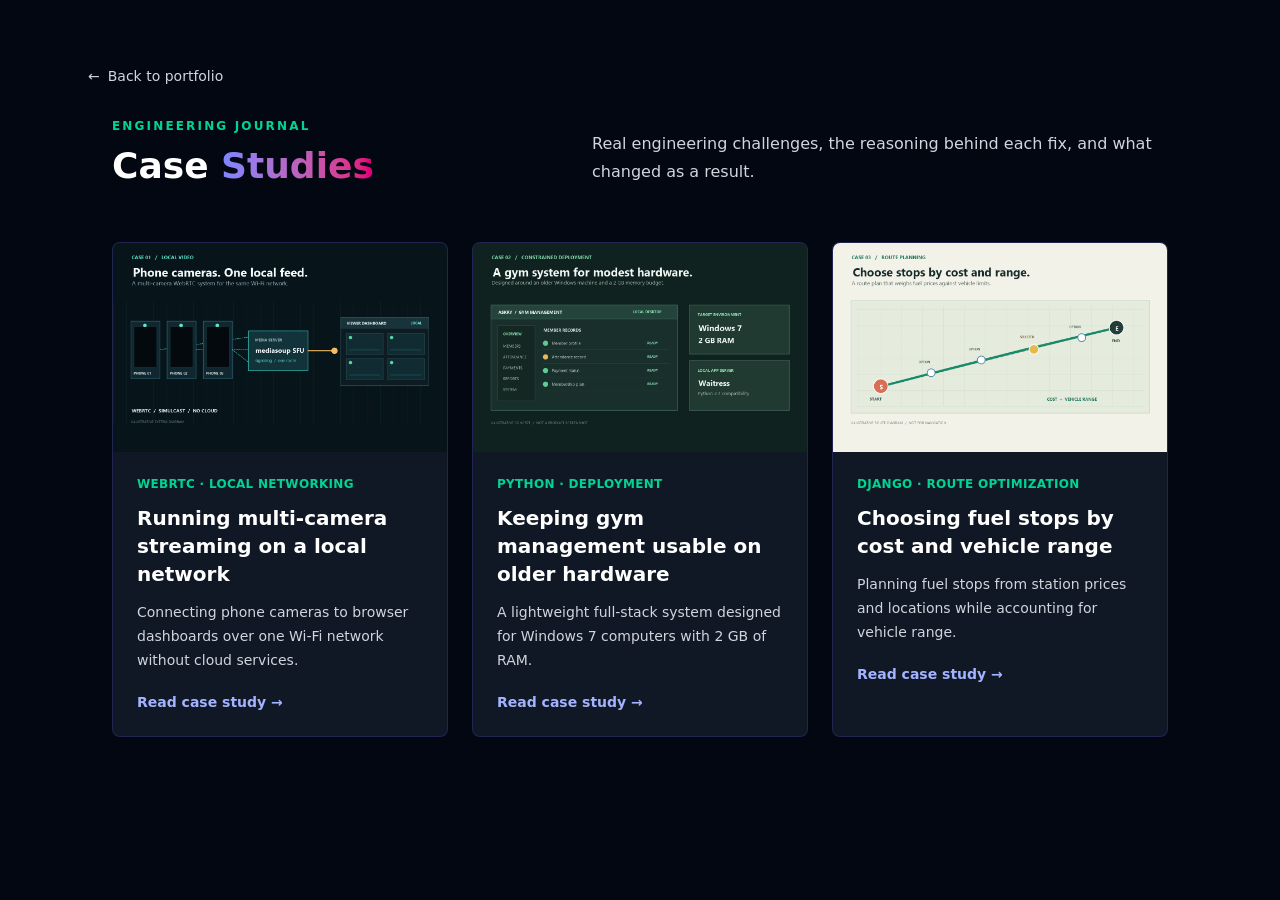
<file: case-studies/index.html>
<!DOCTYPE html>
<html lang="en">

<head>
    <meta charset="UTF-8">
    <meta name="viewport" content="width=device-width, initial-scale=1.0">
    <meta name="description" content="Browse all engineering case studies by Ahmad Allawy.">
    <link href="../output.css" rel="stylesheet">
    <title>All Case Studies | Ahmad Allawy</title>
</head>

<body class="case-studies-page min-h-screen bg-gray-950 text-white antialiased">
    <main class="mx-auto max-w-6xl px-6 py-10 md:py-16">
        <a href="../index.html#case-studies"
            class="mb-8 inline-flex items-center gap-2 text-sm font-medium text-gray-300 transition hover:text-white focus-visible:outline focus-visible:outline-2 focus-visible:outline-offset-4 focus-visible:outline-indigo-400">
            <span aria-hidden="true">&larr;</span> Back to portfolio
        </a>
        <div id="all-case-studies"></div>
    </main>

    <script>
        fetch('../sections/case-studies.html')
            .then(response => response.text())
            .then(markup => document.getElementById('all-case-studies').innerHTML = markup);
    </script>
</body>

</html>
</file>
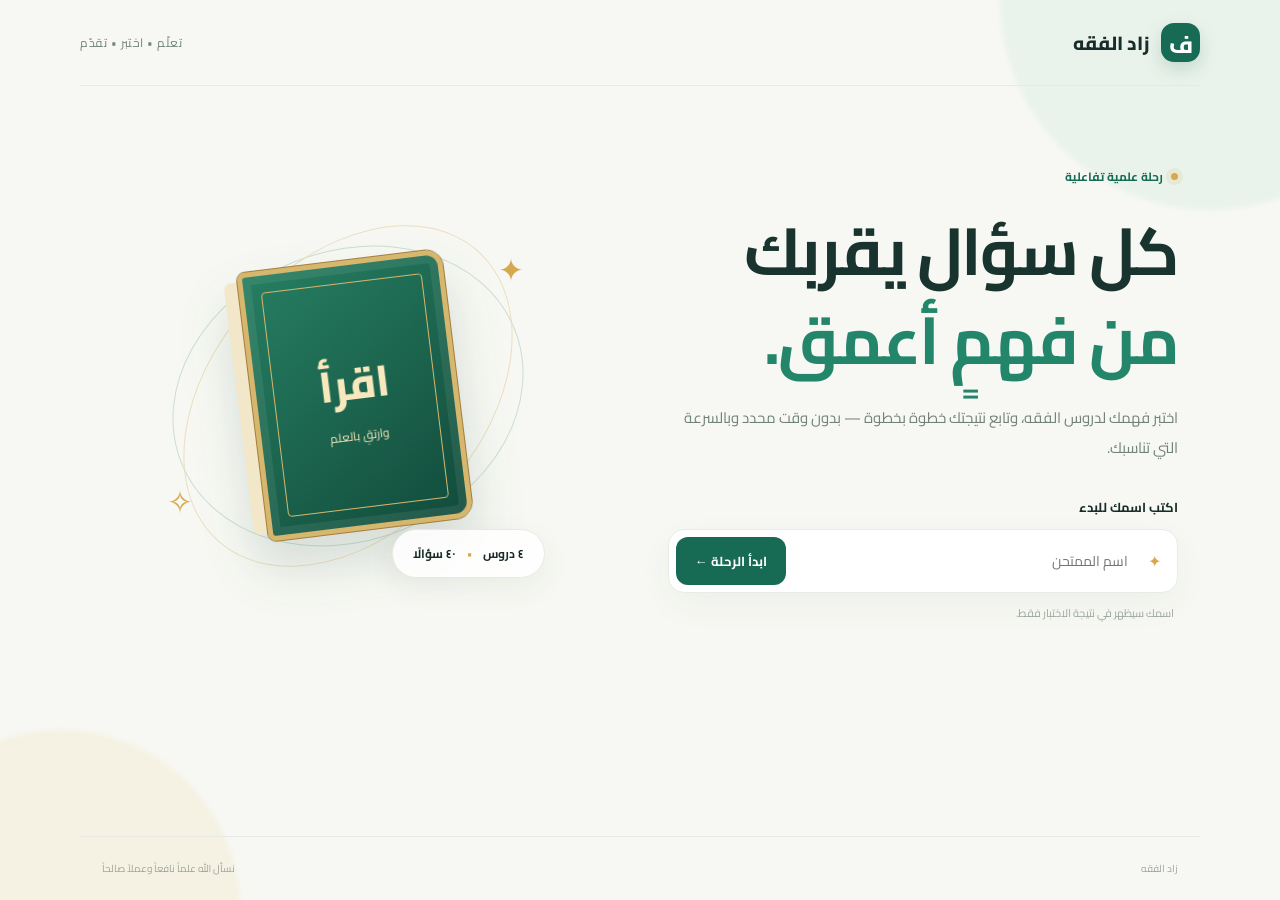
<file: exams/index.html>
<!doctype html>
<html lang="ar" dir="rtl">

<head>
  <meta charset="utf-8">
  <meta name="viewport" content="width=device-width,initial-scale=1">
  <meta name="description" content="اختبارات تفاعلية في الفقه">
  <title>اختبارات الفقه | تعلّم واختبر نفسك</title>
  <link rel="preconnect" href="https://fonts.googleapis.com">
  <link rel="preconnect" href="https://fonts.gstatic.com" crossorigin>
  <link href="https://fonts.googleapis.com/css2?family=Cairo:wght@400;500;600;700;800&display=swap" rel="stylesheet">
  <link rel="stylesheet" href="styles.css">
</head>

<body>
  <div class="ambient ambient-one"></div>
  <div class="ambient ambient-two"></div>
  <main class="app-shell">
    <header class="topbar"><a class="brand" href="#" aria-label="الرئيسية"><span class="brand-mark">ف</span><span>زاد
          الفقه</span></a><span class="top-note">تعلّم • اختبر • تقدّم</span></header>
    <section id="welcomeScreen" class="welcome-screen">
      <div class="hero-copy">
        <span class="eyebrow"><i></i> رحلة علمية تفاعلية</span>
        <h1>كل سؤال يقربك<br><span>من فهمٍ أعمق.</span></h1>
        <p>اختبر فهمك لدروس الفقه، وتابع نتيجتك خطوة بخطوة — بدون وقت محدد وبالسرعة التي تناسبك.</p>
        <form id="nameForm" class="name-form">
          <label for="studentName">اكتب اسمك للبدء</label>
          <div class="name-input-wrap"><span>✦</span><input id="studentName" maxlength="40" autocomplete="name"
              placeholder="اسم الممتحن" required><button type="submit">ابدأ الرحلة <b>←</b></button></div>
          <small>اسمك سيظهر في نتيجة الاختبار فقط.</small>
        </form>
      </div>
      <div class="hero-art" aria-hidden="true">
        <div class="orbit orbit-a"></div>
        <div class="orbit orbit-b"></div>
        <div class="book">
          <div class="book-page"></div>
          <div class="book-cover"><span>اقرأ</span><small>وارتقِ بالعلم</small></div>
        </div>
        <div class="spark spark-a">✦</div>
        <div class="spark spark-b">✧</div>
        <div class="floating-pill">٤ دروس <span>•</span> ٤٠ سؤالًا</div>
      </div>
    </section>
    <section id="dashboardScreen" class="dashboard-screen hidden">
      <div class="welcome-row">
        <div><span class="eyebrow">مرحباً بعودتك</span>
          <h2>أهلاً بك، <span id="displayName"></span> 👋</h2>
          <p>اختر درساً بعينه أو أنشئ اختباراً عشوائياً من بنك الأسئلة.</p>
        </div>
        <div class="student-avatar" id="avatarInitial">م</div>
      </div>
      <div class="section-heading">
        <div><span class="eyebrow">مسارك التعليمي</span>
          <h3>اختر الدرس</h3>
        </div><span class="count-chip" id="lessonCount">٤ دروس</span>
      </div>
      <div id="lessonGrid" class="lesson-grid"></div>
      <section class="random-panel">
        <div class="random-icon">✧</div>
        <div class="random-copy"><span class="eyebrow">تحدٍّ منوّع</span>
          <h3>اختبار عشوائي من كل الدروس</h3>
          <p>سنختار لك أسئلة متنوعة دون تكرار من جميع الدروس المتاحة.</p>
        </div>
        <form id="randomForm" class="random-controls"><label for="randomCount">عدد الأسئلة</label>
          <div class="random-input-row"><input id="randomCount" type="number" min="1" max="40" value="10"><button
              type="submit">ابدأ الاختبار <b>←</b></button></div><small id="randomHint">متاح حتى ٤٠ سؤالاً</small>
        </form>
      </section>
      <button id="changeName" class="text-button">تغيير اسم الممتحن</button>
    </section>
    <section id="quizScreen" class="quiz-screen hidden">
      <div class="quiz-top"><button id="exitQuiz" class="back-button">→ <span>العودة للدروس</span></button><span
          id="quizMode" class="mode-chip">اختبار الدرس</span></div>
      <div class="quiz-heading">
        <div><span class="eyebrow">ركّز، فكّر، ثم اختر</span>
          <h2 id="quizTitle">عنوان الاختبار</h2>
        </div>
        <div class="progress-number"><strong id="progressText">١ / ١٠</strong><span>التقدم</span></div>
      </div>
      <div class="progress-track">
        <div id="progressBar"></div>
      </div>
      <article class="question-card">
        <div class="question-meta"><span id="questionType">اختيار من متعدد</span><span id="questionIndex">السؤال
            ١</span></div>
        <h3 id="questionPrompt"></h3>
        <div id="optionsList" class="options-list"></div>
        <div id="feedback" class="feedback hidden" aria-live="polite"></div>
        <div class="question-actions"><span id="answerStatus">اختر إجابتك للمتابعة</span><button id="nextQuestion"
            disabled>السؤال التالي <b>←</b></button></div>
      </article>
      <p class="no-timer">♧ لا يوجد وقت محدد — خذ وقتك في التفكير</p>
    </section>

    <section id="resultScreen" class="result-screen hidden">
      <div class="result-confetti" id="confetti" aria-hidden="true"></div>

      <div class="result-card" id="resultCard">

        <div class="trophy" id="resultIcon">🏆</div>

        <span class="eyebrow" id="resultEyebrow">
          أحسنت! وصلت إلى النهاية
        </span>

        <h2 id="resultGreeting">مبارك يا بطل!</h2>

        <p id="resultMessage">
          أنهيت الاختبار بنجاح.
        </p>

        <div class="score-ring" id="scoreRing">
          <div>
            <strong id="scorePercent">0٪</strong>
            <span>درجتك</span>
          </div>
        </div>

        <div class="result-stats">
          <div>
            <strong id="correctCount">0</strong>
            <span>إجابات صحيحة</span>
          </div>

          <div>
            <strong id="wrongCount">0</strong>
            <span>إجابات خاطئة</span>
          </div>

          <div>
            <strong id="totalCount">0</strong>
            <span>إجمالي الأسئلة</span>
          </div>
        </div>

        <div class="result-actions">

          <button id="reviewBtn" class="secondary-button">
            مراجعة الإجابات
          </button>

          <button id="retryBtn" class="retry-button hidden">
            إعادة الاختبار ↻
          </button>

          <button id="homeBtn">
            العودة للدروس ←
          </button>

        </div>
      </div>
    </section>

    <section id="reviewScreen" class="review-screen hidden">
      <div class="review-header"><button id="backToResult" class="back-button">→ <span>النتيجة</span></button>
        <h2>مراجعة الإجابات</h2>
      </div>
      <div id="reviewList"></div>
    </section>
    <footer><span>زاد الفقه</span><span>نسأل الله علماً نافعاً وعملاً صالحاً</span></footer>
  </main>
  <script src="app.js"></script>
</body>

</html>
</file>
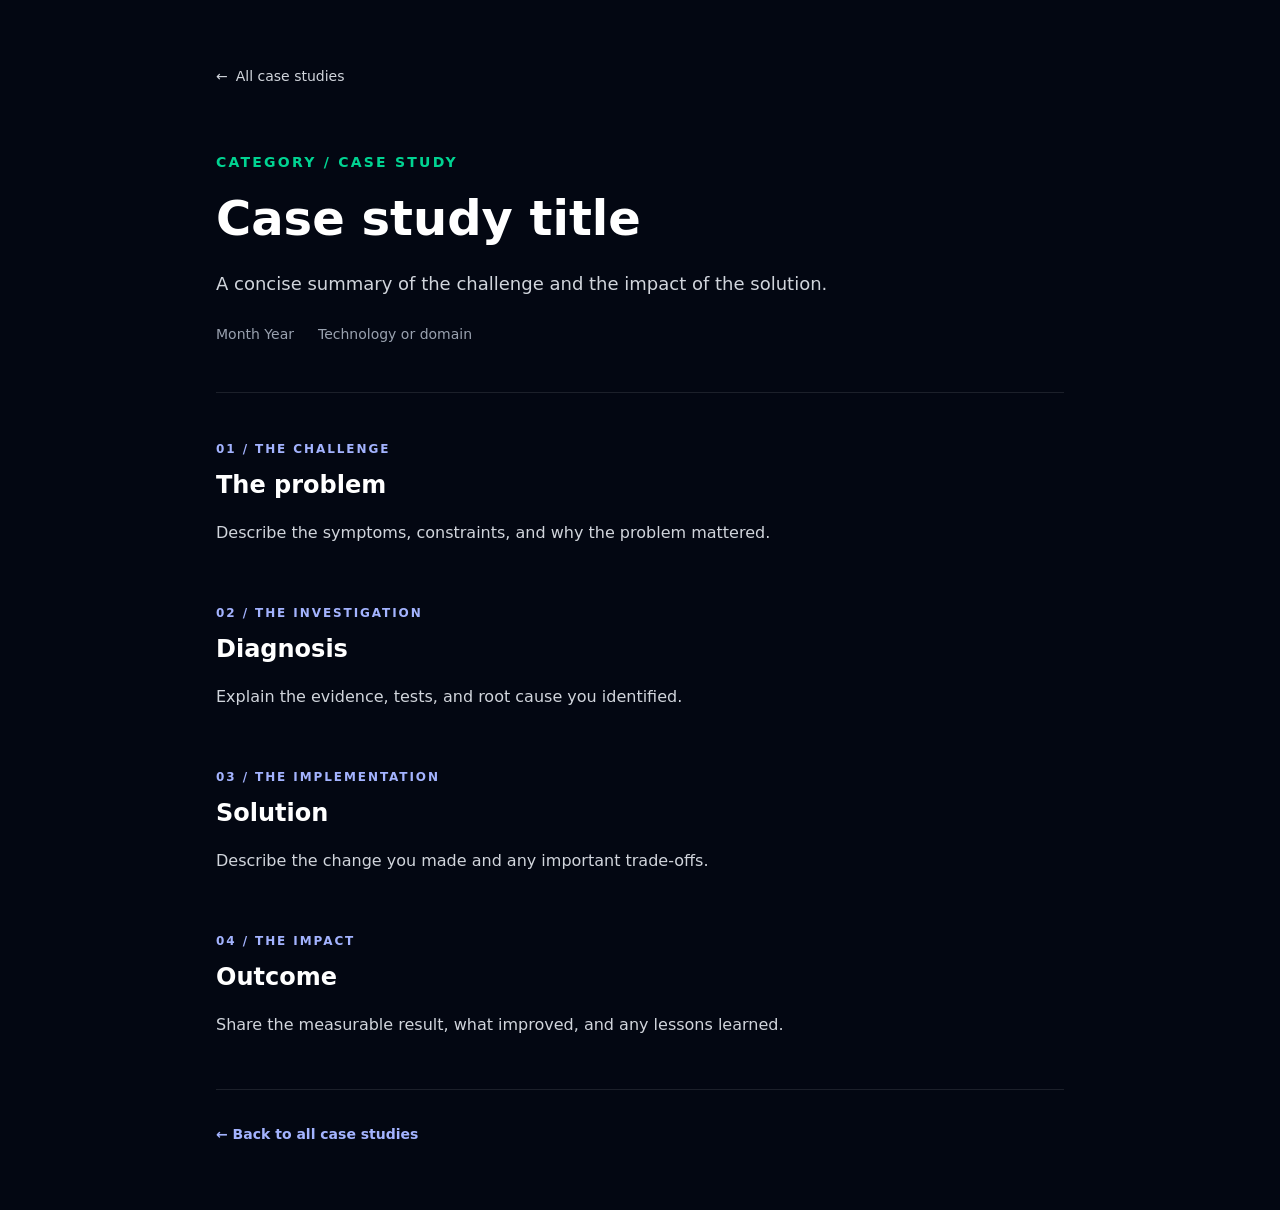
<file: case-studies/article-template.html>
<!DOCTYPE html>
<html lang="en">

<head>
    <meta charset="UTF-8">
    <meta name="viewport" content="width=device-width, initial-scale=1.0">
    <meta name="description" content="Case study template. Replace this description when publishing a case.">
    <link href="../output.css" rel="stylesheet">
    <title>Case Study Title | Ahmed Allawy</title>
</head>

<body class="min-h-screen bg-gray-950 text-white antialiased">
    <main class="mx-auto max-w-4xl px-6 py-10 md:py-16">
        <a href="../index.html#case-studies"
            class="inline-flex items-center gap-2 text-sm font-medium text-gray-300 transition hover:text-white focus-visible:outline focus-visible:outline-2 focus-visible:outline-offset-4 focus-visible:outline-indigo-400">
            <span aria-hidden="true">&larr;</span> All case studies
        </a>

        <header class="mt-12 border-b border-white/10 pb-10 md:mt-16 md:pb-12">
            <p class="text-sm font-semibold uppercase tracking-[0.16em] text-emerald-400">Category / Case study</p>
            <h1 class="mt-4 text-4xl font-extrabold leading-tight md:text-5xl">Case study title</h1>
            <p class="mt-5 max-w-3xl text-lg leading-8 text-gray-300">
                A concise summary of the challenge and the impact of the solution.
            </p>
            <div class="mt-6 flex flex-wrap gap-x-6 gap-y-2 text-sm text-gray-400">
                <span>Month Year</span>
                <span>Technology or domain</span>
            </div>
        </header>

        <article class="space-y-12 py-10 md:space-y-14 md:py-12">
            <section aria-labelledby="problem-title">
                <p class="text-xs font-semibold uppercase tracking-[0.16em] text-indigo-300">01 / The challenge</p>
                <h2 id="problem-title" class="mt-3 text-2xl font-bold">The problem</h2>
                <p class="mt-4 leading-8 text-gray-300">Describe the symptoms, constraints, and why the problem
                    mattered.</p>
            </section>

            <section aria-labelledby="diagnosis-title">
                <p class="text-xs font-semibold uppercase tracking-[0.16em] text-indigo-300">02 / The investigation</p>
                <h2 id="diagnosis-title" class="mt-3 text-2xl font-bold">Diagnosis</h2>
                <p class="mt-4 leading-8 text-gray-300">Explain the evidence, tests, and root cause you identified.</p>
            </section>

            <!-- Add relevant screenshots or diagrams with descriptive alt text and a caption:
            <figure class="overflow-hidden rounded-lg border border-white/10 bg-gray-900">
                <img src="./images/diagnostic-view.webp" alt="Describe the important information shown in this image"
                    class="h-auto w-full" loading="lazy">
                <figcaption class="px-4 py-3 text-sm text-gray-400">Explain what this image demonstrates.</figcaption>
            </figure>
            -->

            <section aria-labelledby="solution-title">
                <p class="text-xs font-semibold uppercase tracking-[0.16em] text-indigo-300">03 / The implementation</p>
                <h2 id="solution-title" class="mt-3 text-2xl font-bold">Solution</h2>
                <p class="mt-4 leading-8 text-gray-300">Describe the change you made and any important trade-offs.</p>
            </section>

            <section aria-labelledby="outcome-title">
                <p class="text-xs font-semibold uppercase tracking-[0.16em] text-indigo-300">04 / The impact</p>
                <h2 id="outcome-title" class="mt-3 text-2xl font-bold">Outcome</h2>
                <p class="mt-4 leading-8 text-gray-300">Share the measurable result, what improved, and any lessons
                    learned.</p>
            </section>
        </article>

        <footer class="border-t border-white/10 pt-8">
            <a href="index.html"
                class="text-sm font-semibold text-indigo-300 transition hover:text-white focus-visible:outline focus-visible:outline-2 focus-visible:outline-offset-4 focus-visible:outline-indigo-400">
                &larr; Back to all case studies
            </a>
        </footer>
    </main>
</body>

</html>
</file>
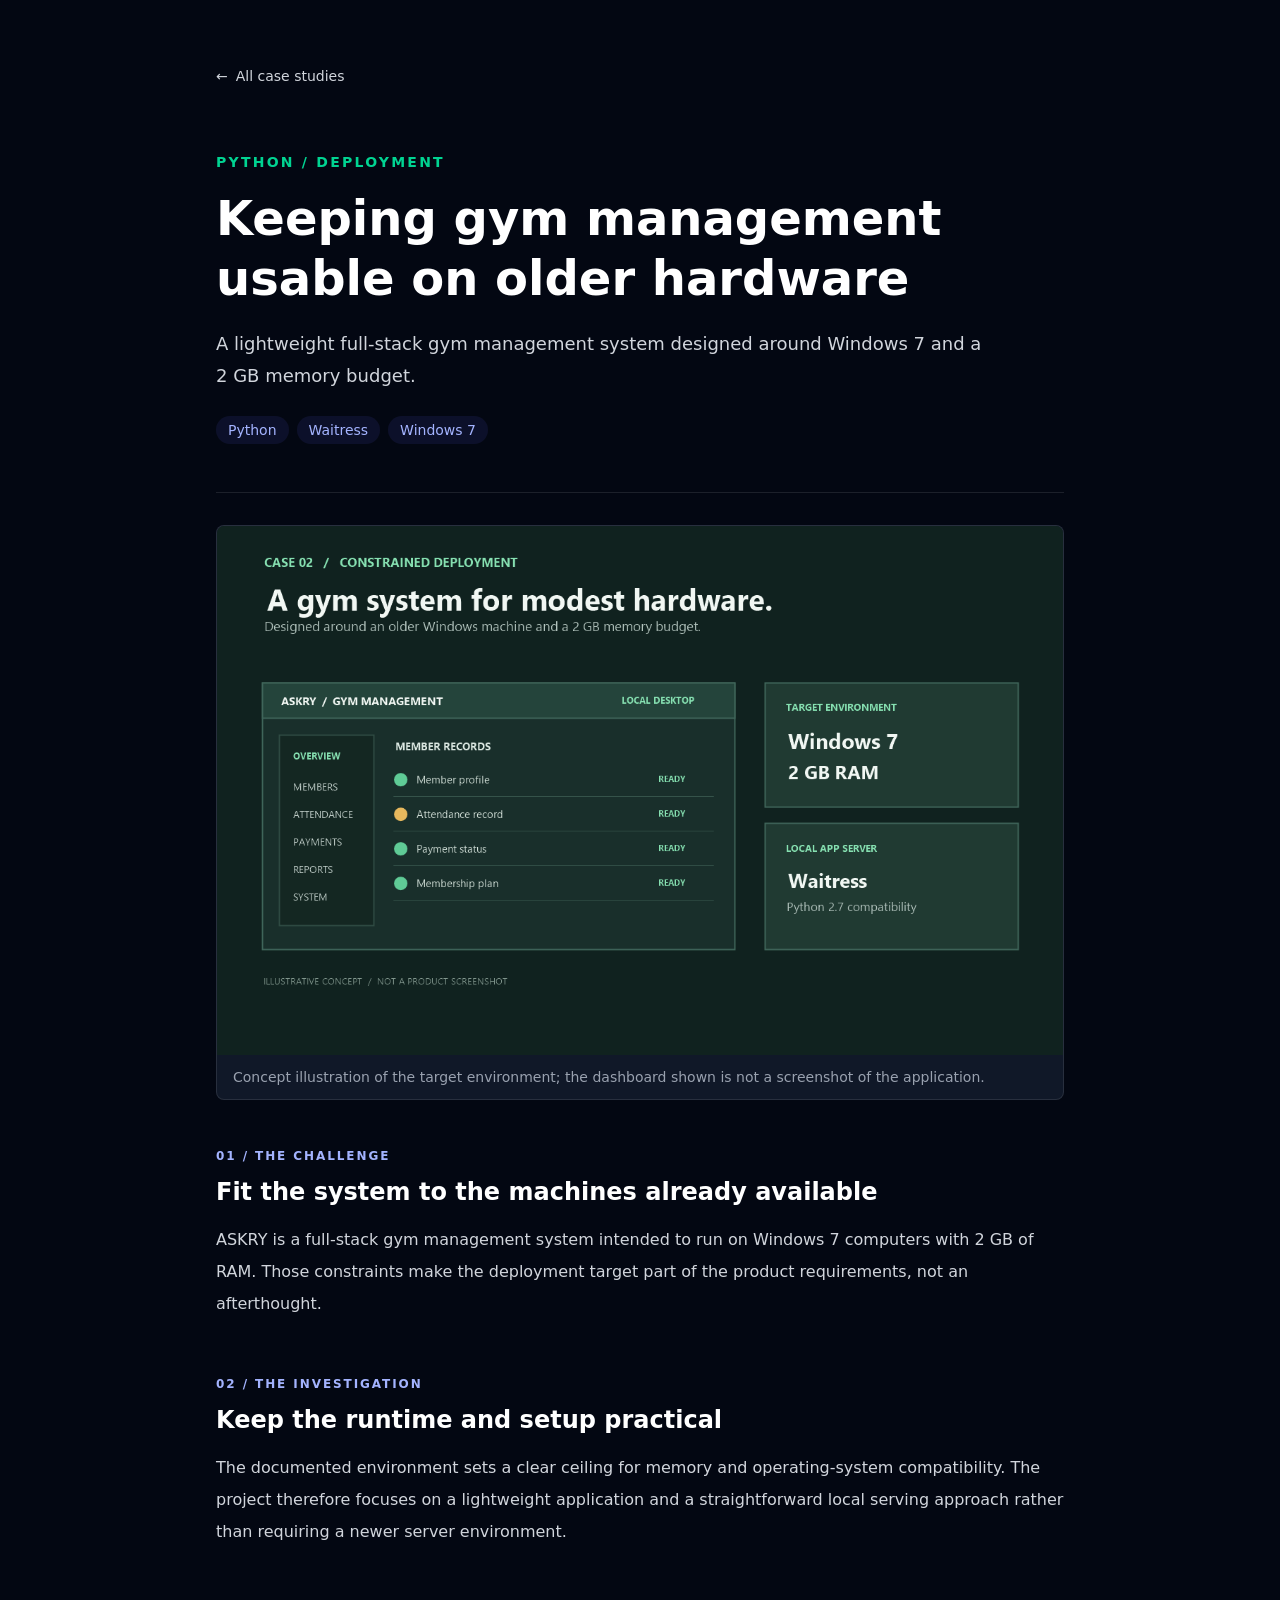
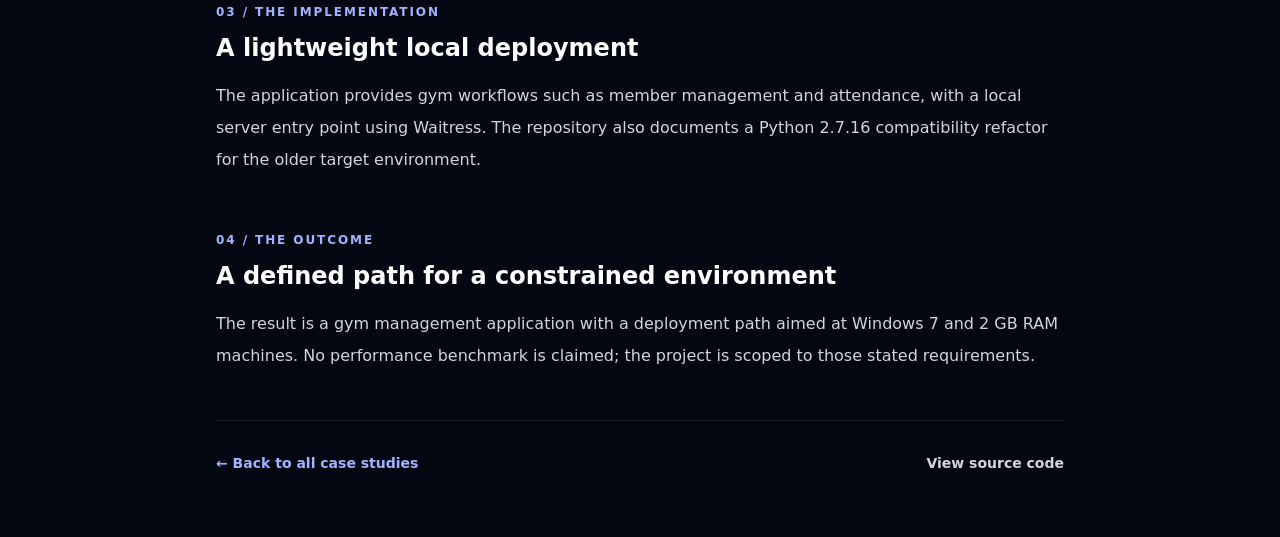
<file: case-studies/askry-low-resource.html>
<!DOCTYPE html>
<html lang="en">

<head>
    <meta charset="UTF-8">
    <meta name="viewport" content="width=device-width, initial-scale=1.0">
    <meta name="description"
        content="A lightweight gym management system designed for Windows 7 computers with 2 GB of RAM.">
    <link href="../output.css" rel="stylesheet">
    <title>Gym Management on Modest Hardware | Ahmed Allawy</title>
</head>

<body class="min-h-screen bg-gray-950 text-white antialiased">
    <main class="mx-auto max-w-4xl px-6 py-10 md:py-16">
        <a href="../index.html#case-studies"
            class="inline-flex items-center gap-2 text-sm font-medium text-gray-300 transition hover:text-white focus-visible:outline focus-visible:outline-2 focus-visible:outline-offset-4 focus-visible:outline-indigo-400"><span
                aria-hidden="true">&larr;</span> All case studies</a>

        <header class="mt-12 border-b border-white/10 pb-10 md:mt-16 md:pb-12">
            <p class="text-sm font-semibold uppercase tracking-[0.16em] text-emerald-400">Python / Deployment</p>
            <h1 class="mt-4 text-4xl font-extrabold leading-tight md:text-5xl">Keeping gym management usable on older
                hardware</h1>
            <p class="mt-5 max-w-3xl text-lg leading-8 text-gray-300">A lightweight full-stack gym management system
                designed around Windows 7 and a 2 GB memory budget.</p>
            <div class="mt-6 flex flex-wrap gap-2 text-sm">
                <span class="rounded-full bg-indigo-500/10 px-3 py-1 text-indigo-300">Python</span>
                <span class="rounded-full bg-indigo-500/10 px-3 py-1 text-indigo-300">Waitress</span>
                <span class="rounded-full bg-indigo-500/10 px-3 py-1 text-indigo-300">Windows 7</span>
            </div>
        </header>

        <figure class="mt-8 overflow-hidden rounded-lg border border-white/10 bg-gray-900">
            <img src="../assets/case-studies/askry.png"
                alt="Concept diagram of the ASKRY gym management system and its Windows 7, 2 GB RAM, and Waitress deployment constraints; not an application screenshot."
                class="h-auto w-full" width="1200" height="750">
            <figcaption class="px-4 py-3 text-sm text-gray-400">Concept illustration of the target environment; the
                dashboard shown is not a screenshot of the application.</figcaption>
        </figure>

        <article class="space-y-12 py-10 md:space-y-14 md:py-12">
            <section aria-labelledby="problem-title">
                <p class="text-xs font-semibold uppercase tracking-[0.16em] text-indigo-300">01 / The challenge</p>
                <h2 id="problem-title" class="mt-3 text-2xl font-bold">Fit the system to the machines already available
                </h2>
                <p class="mt-4 leading-8 text-gray-300">ASKRY is a full-stack gym management system intended to run on
                    Windows 7 computers with 2 GB of RAM. Those constraints make the deployment target part of the
                    product requirements, not an afterthought.</p>
            </section>

            <section aria-labelledby="diagnosis-title">
                <p class="text-xs font-semibold uppercase tracking-[0.16em] text-indigo-300">02 / The investigation</p>
                <h2 id="diagnosis-title" class="mt-3 text-2xl font-bold">Keep the runtime and setup practical</h2>
                <p class="mt-4 leading-8 text-gray-300">The documented environment sets a clear ceiling for memory and
                    operating-system compatibility. The project therefore focuses on a lightweight application and a
                    straightforward local serving approach rather than requiring a newer server environment.</p>
            </section>

            <section aria-labelledby="solution-title">
                <p class="text-xs font-semibold uppercase tracking-[0.16em] text-indigo-300">03 / The implementation</p>
                <h2 id="solution-title" class="mt-3 text-2xl font-bold">A lightweight local deployment</h2>
                <p class="mt-4 leading-8 text-gray-300">The application provides gym workflows such as member management
                    and attendance, with a local server entry point using Waitress. The repository also documents a
                    Python 2.7.16 compatibility refactor for the older target environment.</p>
            </section>

            <section aria-labelledby="outcome-title">
                <p class="text-xs font-semibold uppercase tracking-[0.16em] text-indigo-300">04 / The outcome</p>
                <h2 id="outcome-title" class="mt-3 text-2xl font-bold">A defined path for a constrained environment</h2>
                <p class="mt-4 leading-8 text-gray-300">The result is a gym management application with a deployment
                    path aimed at Windows 7 and 2 GB RAM machines. No performance benchmark is claimed; the project is
                    scoped to those stated requirements.</p>
            </section>
        </article>

        <footer class="flex flex-wrap items-center justify-between gap-4 border-t border-white/10 pt-8">
            <a href="index.html" class="text-sm font-semibold text-indigo-300 transition hover:text-white">&larr; Back
                to all case studies</a>
            <a href="https://github.com/ahmad-allawy/ASKRY-gym" target="_blank" rel="noopener noreferrer"
                class="text-sm font-semibold text-gray-300 transition hover:text-white">View source code</a>
        </footer>
    </main>
</body>

</html>
</file>
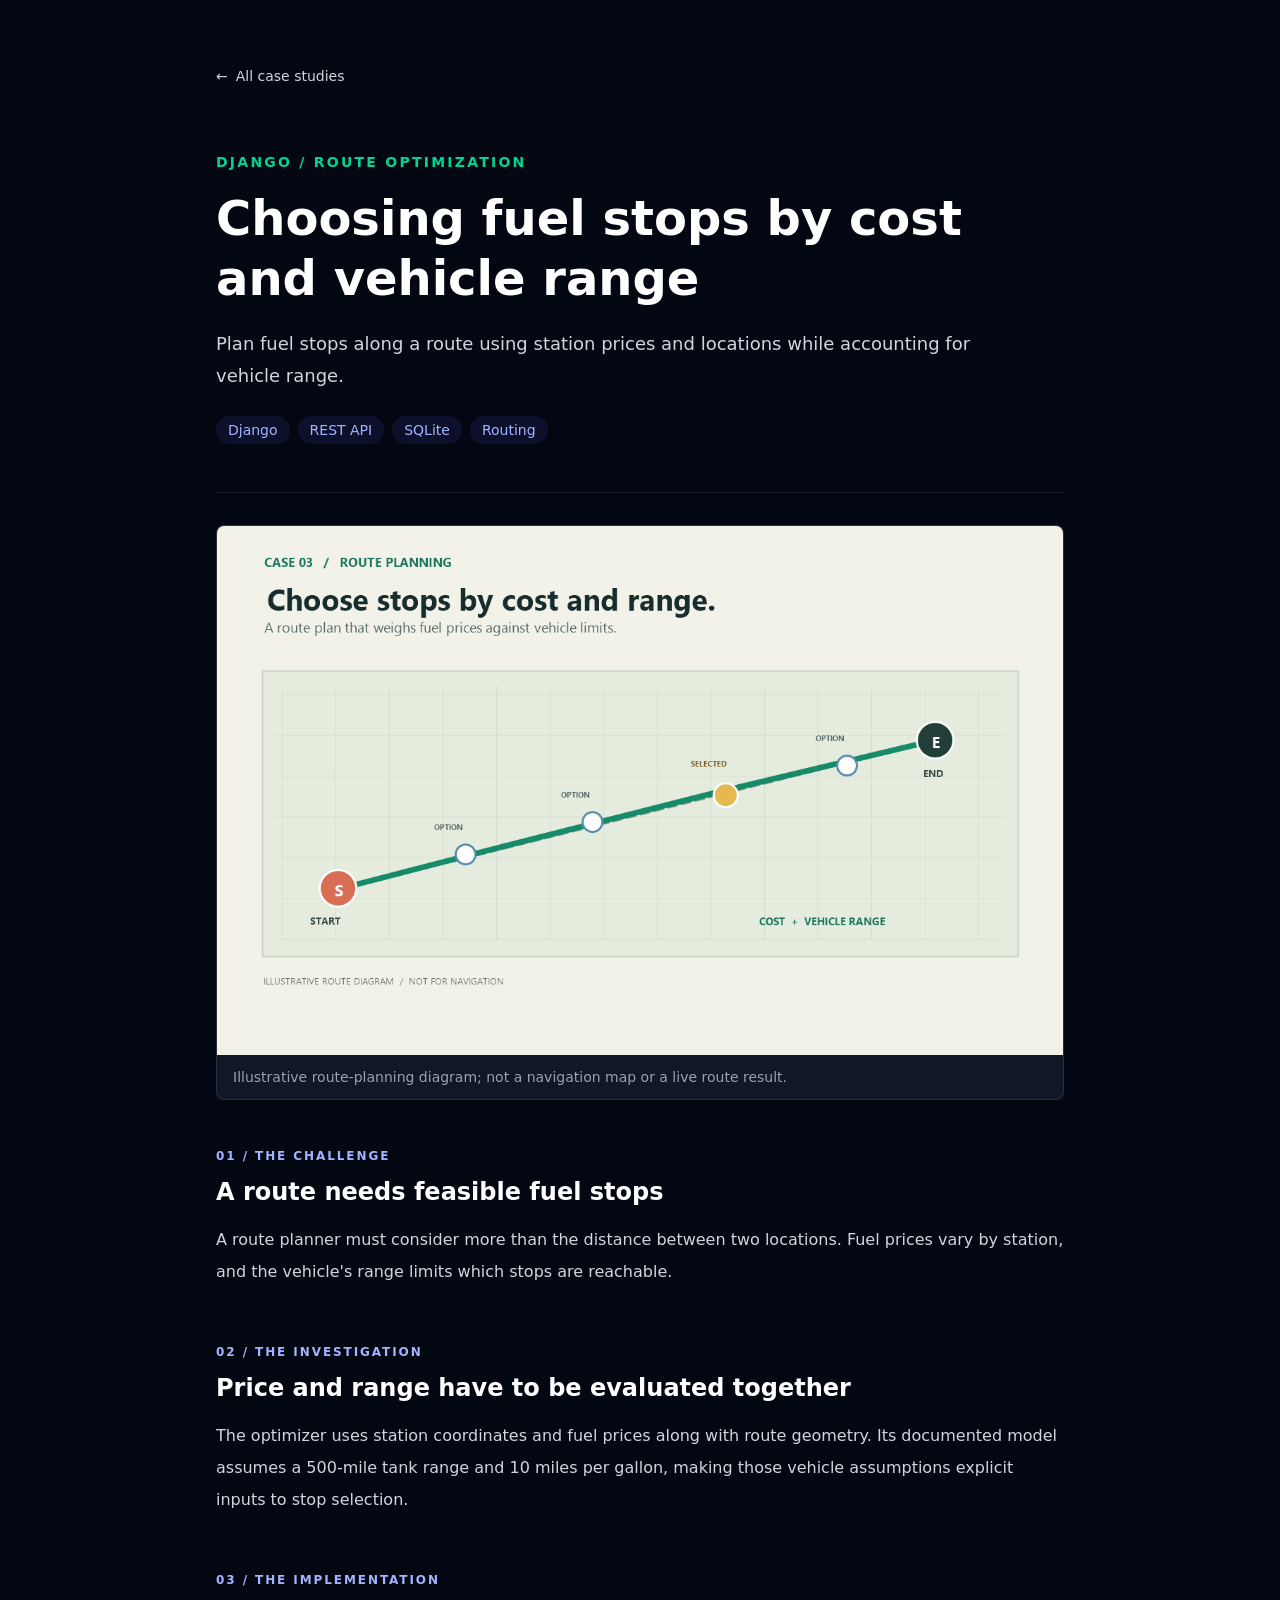
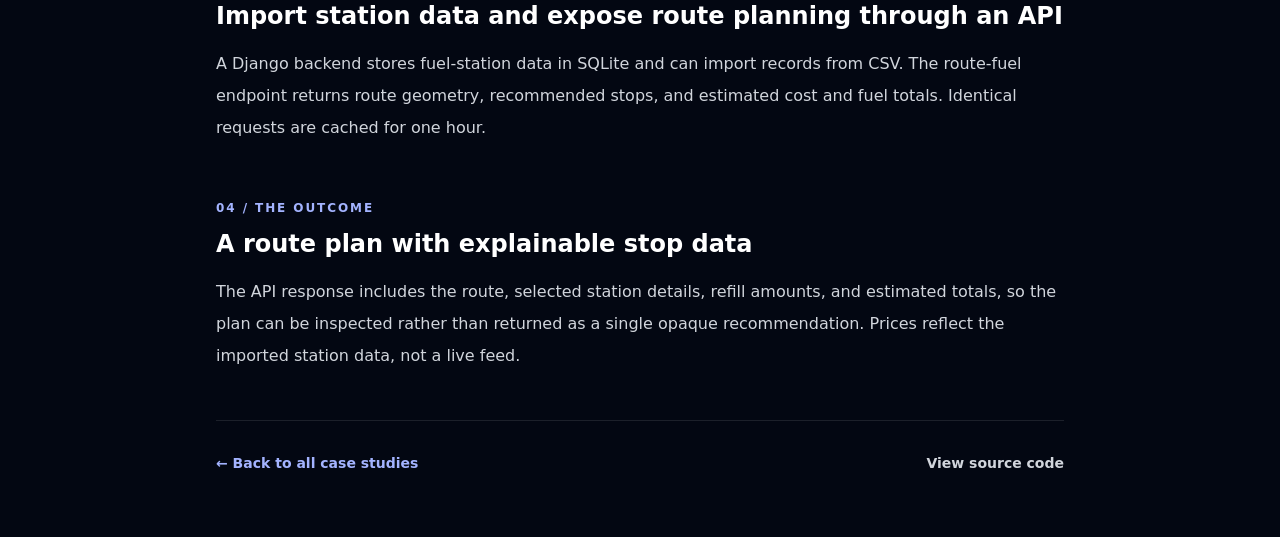
<file: case-studies/fuel-route-optimizer.html>
<!DOCTYPE html>
<html lang="en">

<head>
    <meta charset="UTF-8">
    <meta name="viewport" content="width=device-width, initial-scale=1.0">
    <meta name="description"
        content="A Django API that plans fuel stops using station prices, route data, and vehicle range constraints.">
    <link href="../output.css" rel="stylesheet">
    <title>Fuel Stops by Cost and Range | Ahmed Allawy</title>
</head>

<body class="min-h-screen bg-gray-950 text-white antialiased">
    <main class="mx-auto max-w-4xl px-6 py-10 md:py-16">
        <a href="../index.html#case-studies"
            class="inline-flex items-center gap-2 text-sm font-medium text-gray-300 transition hover:text-white focus-visible:outline focus-visible:outline-2 focus-visible:outline-offset-4 focus-visible:outline-indigo-400"><span
                aria-hidden="true">&larr;</span> All case studies</a>

        <header class="mt-12 border-b border-white/10 pb-10 md:mt-16 md:pb-12">
            <p class="text-sm font-semibold uppercase tracking-[0.16em] text-emerald-400">Django / Route optimization
            </p>
            <h1 class="mt-4 text-4xl font-extrabold leading-tight md:text-5xl">Choosing fuel stops by cost and vehicle
                range</h1>
            <p class="mt-5 max-w-3xl text-lg leading-8 text-gray-300">Plan fuel stops along a route using station prices
                and locations while accounting for vehicle range.</p>
            <div class="mt-6 flex flex-wrap gap-2 text-sm">
                <span class="rounded-full bg-indigo-500/10 px-3 py-1 text-indigo-300">Django</span>
                <span class="rounded-full bg-indigo-500/10 px-3 py-1 text-indigo-300">REST API</span>
                <span class="rounded-full bg-indigo-500/10 px-3 py-1 text-indigo-300">SQLite</span>
                <span class="rounded-full bg-indigo-500/10 px-3 py-1 text-indigo-300">Routing</span>
            </div>
        </header>

        <figure class="mt-8 overflow-hidden rounded-lg border border-white/10 bg-gray-900">
            <img src="../assets/case-studies/fuel-route-optimizer.png"
                alt="Illustrative route diagram showing candidate fuel stops and a selected route based on cost and vehicle range; not a navigation map."
                class="h-auto w-full" width="1200" height="750">
            <figcaption class="px-4 py-3 text-sm text-gray-400">Illustrative route-planning diagram; not a navigation
                map or a live route result.</figcaption>
        </figure>

        <article class="space-y-12 py-10 md:space-y-14 md:py-12">
            <section aria-labelledby="problem-title">
                <p class="text-xs font-semibold uppercase tracking-[0.16em] text-indigo-300">01 / The challenge</p>
                <h2 id="problem-title" class="mt-3 text-2xl font-bold">A route needs feasible fuel stops</h2>
                <p class="mt-4 leading-8 text-gray-300">A route planner must consider more than the distance between two
                    locations. Fuel prices vary by station, and the vehicle's range limits which stops are reachable.
                </p>
            </section>

            <section aria-labelledby="diagnosis-title">
                <p class="text-xs font-semibold uppercase tracking-[0.16em] text-indigo-300">02 / The investigation</p>
                <h2 id="diagnosis-title" class="mt-3 text-2xl font-bold">Price and range have to be evaluated together
                </h2>
                <p class="mt-4 leading-8 text-gray-300">The optimizer uses station coordinates and fuel prices along
                    with route geometry. Its documented model assumes a 500-mile tank range and 10 miles per gallon,
                    making those vehicle assumptions explicit inputs to stop selection.</p>
            </section>

            <section aria-labelledby="solution-title">
                <p class="text-xs font-semibold uppercase tracking-[0.16em] text-indigo-300">03 / The implementation</p>
                <h2 id="solution-title" class="mt-3 text-2xl font-bold">Import station data and expose route planning
                    through an API</h2>
                <p class="mt-4 leading-8 text-gray-300">A Django backend stores fuel-station data in SQLite and can
                    import records from CSV. The route-fuel endpoint returns route geometry, recommended stops, and
                    estimated cost and fuel totals. Identical requests are cached for one hour.</p>
            </section>

            <section aria-labelledby="outcome-title">
                <p class="text-xs font-semibold uppercase tracking-[0.16em] text-indigo-300">04 / The outcome</p>
                <h2 id="outcome-title" class="mt-3 text-2xl font-bold">A route plan with explainable stop data</h2>
                <p class="mt-4 leading-8 text-gray-300">The API response includes the route, selected station details,
                    refill amounts, and estimated totals, so the plan can be inspected rather than returned as a single
                    opaque recommendation. Prices reflect the imported station data, not a live feed.</p>
            </section>
        </article>

        <footer class="flex flex-wrap items-center justify-between gap-4 border-t border-white/10 pt-8">
            <a href="index.html" class="text-sm font-semibold text-indigo-300 transition hover:text-white">&larr; Back
                to all case studies</a>
            <a href="https://github.com/ahmad-allawy/fuel-route-optimizer" target="_blank" rel="noopener noreferrer"
                class="text-sm font-semibold text-gray-300 transition hover:text-white">View source code</a>
        </footer>
    </main>
</body>

</html>
</file>
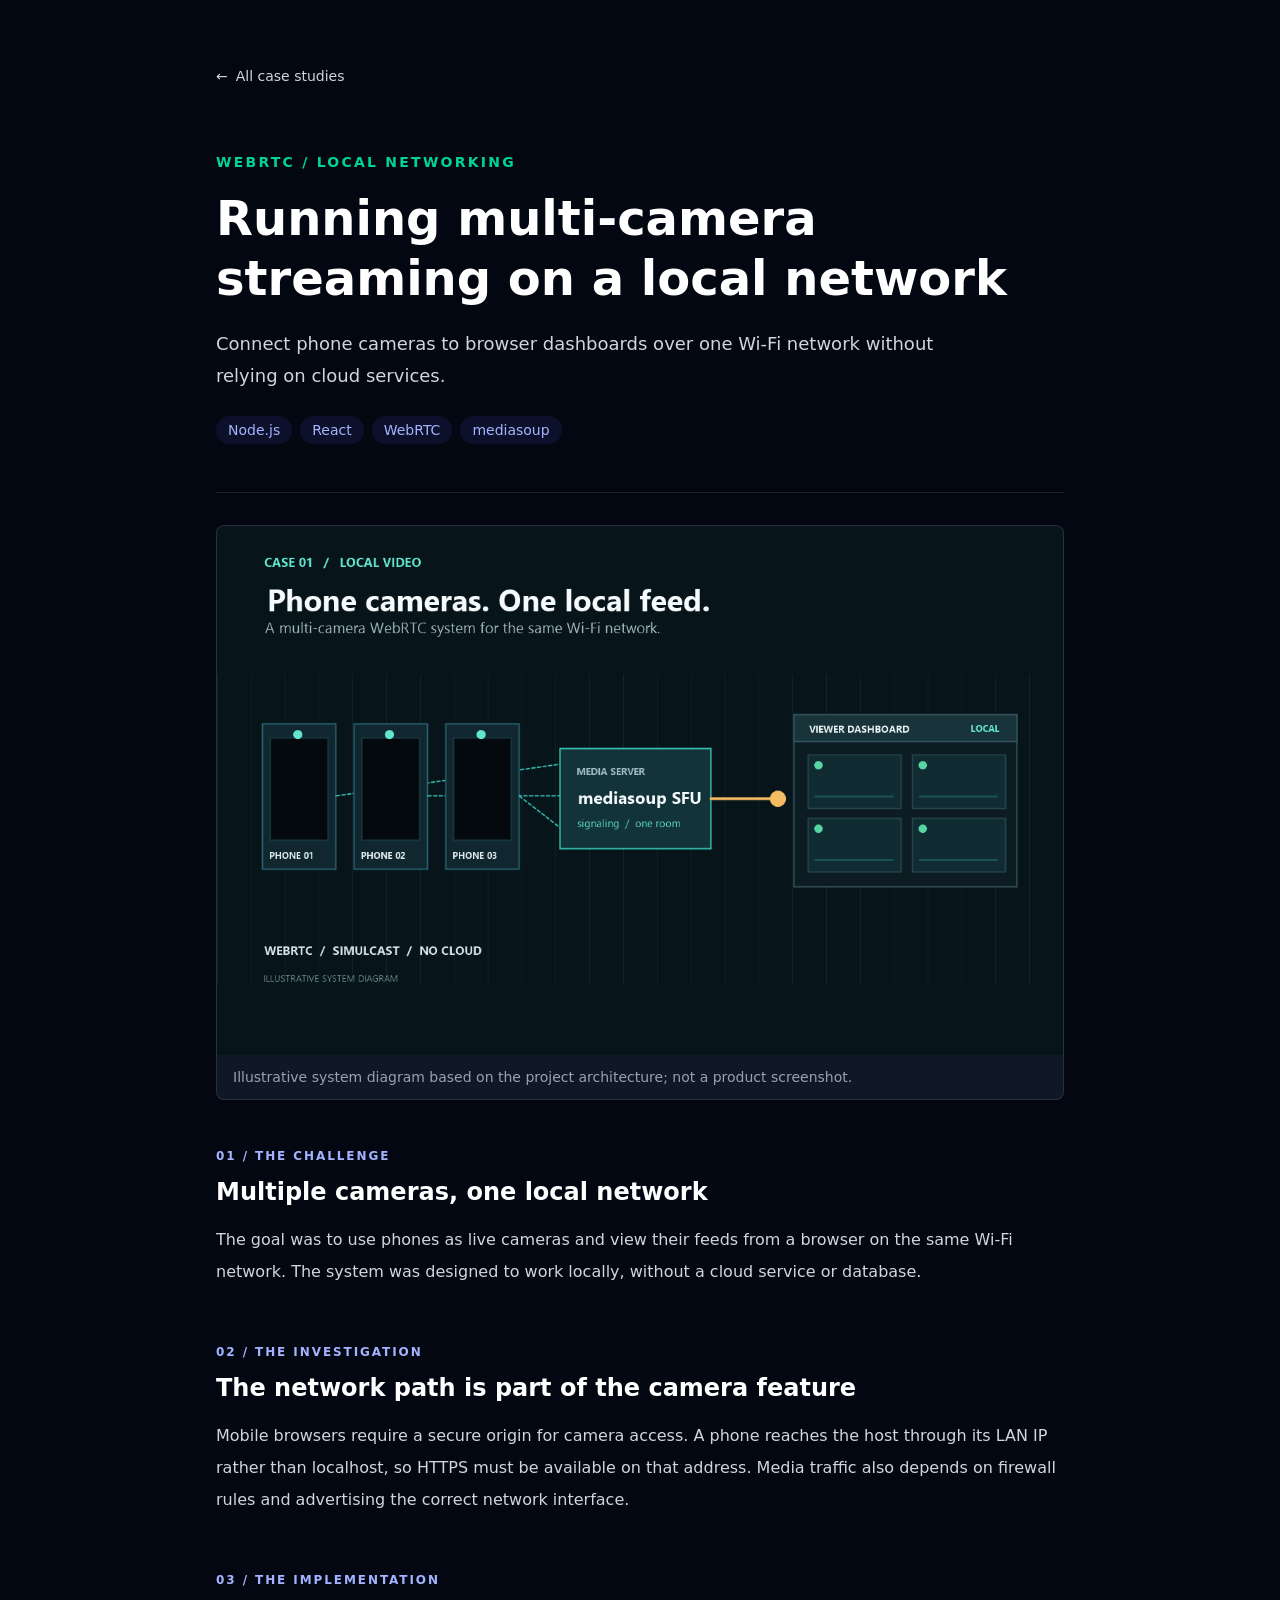
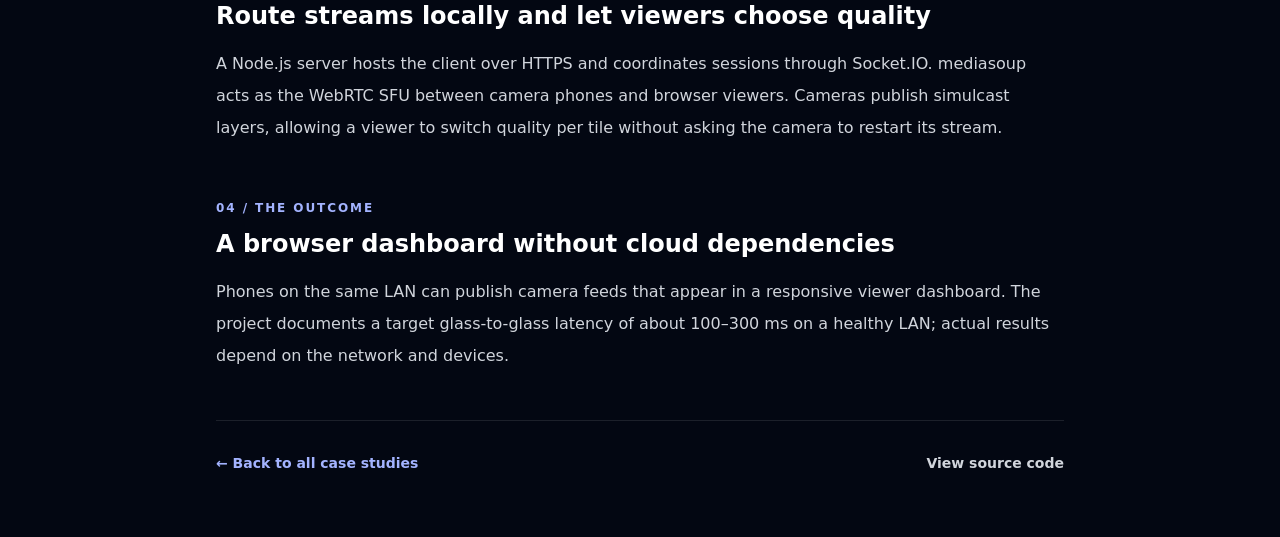
<file: case-studies/reem-cam.html>
<!DOCTYPE html>
<html lang="en">

<head>
    <meta charset="UTF-8">
    <meta name="viewport" content="width=device-width, initial-scale=1.0">
    <meta name="description"
        content="How Reem-Cam streams multiple phone cameras across a local network without cloud services.">
    <link href="../output.css" rel="stylesheet">
    <title>Local Multi-Camera Streaming | Ahmed Allawy</title>
</head>

<body class="min-h-screen bg-gray-950 text-white antialiased">
    <main class="mx-auto max-w-4xl px-6 py-10 md:py-16">
        <a href="../index.html#case-studies"
            class="inline-flex items-center gap-2 text-sm font-medium text-gray-300 transition hover:text-white focus-visible:outline focus-visible:outline-2 focus-visible:outline-offset-4 focus-visible:outline-indigo-400"><span
                aria-hidden="true">&larr;</span> All case studies</a>

        <header class="mt-12 border-b border-white/10 pb-10 md:mt-16 md:pb-12">
            <p class="text-sm font-semibold uppercase tracking-[0.16em] text-emerald-400">WebRTC / Local networking</p>
            <h1 class="mt-4 text-4xl font-extrabold leading-tight md:text-5xl">Running multi-camera streaming on a local
                network</h1>
            <p class="mt-5 max-w-3xl text-lg leading-8 text-gray-300">Connect phone cameras to browser dashboards over
                one Wi-Fi network without relying on cloud services.</p>
            <div class="mt-6 flex flex-wrap gap-2 text-sm">
                <span class="rounded-full bg-indigo-500/10 px-3 py-1 text-indigo-300">Node.js</span>
                <span class="rounded-full bg-indigo-500/10 px-3 py-1 text-indigo-300">React</span>
                <span class="rounded-full bg-indigo-500/10 px-3 py-1 text-indigo-300">WebRTC</span>
                <span class="rounded-full bg-indigo-500/10 px-3 py-1 text-indigo-300">mediasoup</span>
            </div>
        </header>

        <figure class="mt-8 overflow-hidden rounded-lg border border-white/10 bg-gray-900">
            <img src="../assets/case-studies/reem-cam.png"
                alt="Illustrative architecture diagram: three phones send WebRTC camera streams through a mediasoup SFU to a local browser dashboard."
                class="h-auto w-full" width="1200" height="750">
            <figcaption class="px-4 py-3 text-sm text-gray-400">Illustrative system diagram based on the project
                architecture; not a product screenshot.</figcaption>
        </figure>

        <article class="space-y-12 py-10 md:space-y-14 md:py-12">
            <section aria-labelledby="problem-title">
                <p class="text-xs font-semibold uppercase tracking-[0.16em] text-indigo-300">01 / The challenge</p>
                <h2 id="problem-title" class="mt-3 text-2xl font-bold">Multiple cameras, one local network</h2>
                <p class="mt-4 leading-8 text-gray-300">The goal was to use phones as live cameras and view their feeds
                    from a browser on the same Wi-Fi network. The system was designed to work locally, without a cloud
                    service or database.</p>
            </section>

            <section aria-labelledby="diagnosis-title">
                <p class="text-xs font-semibold uppercase tracking-[0.16em] text-indigo-300">02 / The investigation</p>
                <h2 id="diagnosis-title" class="mt-3 text-2xl font-bold">The network path is part of the camera feature
                </h2>
                <p class="mt-4 leading-8 text-gray-300">Mobile browsers require a secure origin for camera access. A
                    phone reaches the host through its LAN IP rather than localhost, so HTTPS must be available on that
                    address. Media traffic also depends on firewall rules and advertising the correct network interface.
                </p>
            </section>

            <section aria-labelledby="solution-title">
                <p class="text-xs font-semibold uppercase tracking-[0.16em] text-indigo-300">03 / The implementation</p>
                <h2 id="solution-title" class="mt-3 text-2xl font-bold">Route streams locally and let viewers choose
                    quality</h2>
                <p class="mt-4 leading-8 text-gray-300">A Node.js server hosts the client over HTTPS and coordinates
                    sessions through Socket.IO. mediasoup acts as the WebRTC SFU between camera phones and browser
                    viewers. Cameras publish simulcast layers, allowing a viewer to switch quality per tile without
                    asking the camera to restart its stream.</p>
            </section>

            <section aria-labelledby="outcome-title">
                <p class="text-xs font-semibold uppercase tracking-[0.16em] text-indigo-300">04 / The outcome</p>
                <h2 id="outcome-title" class="mt-3 text-2xl font-bold">A browser dashboard without cloud dependencies
                </h2>
                <p class="mt-4 leading-8 text-gray-300">Phones on the same LAN can publish camera feeds that appear in a
                    responsive viewer dashboard. The project documents a target glass-to-glass latency of about 100–300
                    ms on a healthy LAN; actual results depend on the network and devices.</p>
            </section>
        </article>

        <footer class="flex flex-wrap items-center justify-between gap-4 border-t border-white/10 pt-8">
            <a href="index.html" class="text-sm font-semibold text-indigo-300 transition hover:text-white">&larr; Back
                to all case studies</a>
            <a href="https://github.com/ahmad-allawy/Reem-Cam" target="_blank" rel="noopener noreferrer"
                class="text-sm font-semibold text-gray-300 transition hover:text-white">View source code</a>
        </footer>
    </main>
</body>

</html>
</file>
<file: exams/styles.css>
* {
    box-sizing: border-box
}

:root {
    --ink: #182d29;
    --muted: #71817b;
    --green: #176b54;
    --green2: #23866a;
    --gold: #d6a94f;
    --cream: #f7f8f3;
    --line: #e7ece6;
    --white: #fff
}

body {
    margin: 0;
    background: var(--cream);
    color: var(--ink);
    font-family: "Cairo", sans-serif;
    min-height: 100vh;
    overflow-x: hidden
}

.ambient {
    position: fixed;
    border-radius: 50%;
    filter: blur(2px);
    pointer-events: none;
    z-index: -1
}

.ambient-one {
    width: 420px;
    height: 420px;
    background: #d9eee3;
    opacity: .45;
    top: -210px;
    right: -140px
}

.ambient-two {
    width: 360px;
    height: 360px;
    background: #f4e8cc;
    opacity: .42;
    bottom: -190px;
    left: -120px
}

.app-shell {
    width: min(1120px, calc(100% - 44px));
    margin: auto;
    min-height: 100vh;
    display: flex;
    flex-direction: column
}

.topbar {
    height: 86px;
    display: flex;
    align-items: center;
    justify-content: space-between;
    border-bottom: 1px solid #e5ebe4
}

.brand {
    display: flex;
    align-items: center;
    gap: 11px;
    text-decoration: none;
    color: var(--ink);
    font-size: 19px;
    font-weight: 800
}

.brand-mark {
    display: grid;
    place-items: center;
    width: 39px;
    height: 39px;
    border-radius: 13px;
    background: var(--green);
    color: #fff;
    font-size: 23px;
    box-shadow: 0 7px 18px #176b5430
}

.top-note {
    font-size: 12px;
    color: var(--muted);
    letter-spacing: .5px
}

.welcome-screen {
    display: grid;
    grid-template-columns: 1.05fr .95fr;
    align-items: center;
    gap: 40px;
    min-height: 620px;
    padding: 55px 2%
}

.eyebrow {
    font-size: 12px;
    font-weight: 700;
    color: var(--green);
    display: inline-flex;
    align-items: center;
    gap: 8px
}

.eyebrow i {
    width: 7px;
    height: 7px;
    border-radius: 50%;
    background: var(--gold);
    box-shadow: 0 0 0 5px #d6a94f20
}

.hero-copy h1 {
    font-size: clamp(42px, 5.3vw, 66px);
    line-height: 1.35;
    letter-spacing: -2px;
    margin: 18px 0;
    color: #19342e
}

.hero-copy h1 span {
    color: var(--green2)
}

.hero-copy>p {
    color: var(--muted);
    font-size: 15px;
    line-height: 2;
    max-width: 500px;
    margin: 0 0 32px
}

.name-form {
    max-width: 510px
}

.name-form>label,
.random-controls>label {
    display: block;
    font-size: 13px;
    font-weight: 700;
    margin-bottom: 10px
}

.name-input-wrap {
    display: flex;
    align-items: center;
    gap: 10px;
    background: white;
    border: 1px solid var(--line);
    padding: 7px 8px 7px 7px;
    border-radius: 16px;
    box-shadow: 0 12px 35px #173a2b0b
}

.name-input-wrap>span {
    color: var(--gold);
    padding: 0 8px
}

.name-input-wrap input {
    border: 0;
    outline: 0;
    min-width: 0;
    flex: 1;
    font: inherit;
    font-size: 14px;
    color: var(--ink)
}

button {
    font-family: inherit;
    cursor: pointer;
    border: 0;
    background: var(--green);
    color: white;
    border-radius: 12px;
    padding: 12px 19px;
    font-size: 13px;
    font-weight: 700;
    transition: .2s
}

button:hover {
    background: #105640;
    transform: translateY(-2px);
    box-shadow: 0 7px 17px #176b5425
}

button:disabled {
    opacity: .45;
    cursor: not-allowed;
    transform: none;
    box-shadow: none
}

.name-form small,
.random-controls small {
    display: block;
    color: #9aa59f;
    font-size: 11px;
    margin: 10px 4px
}

.hero-art {
    height: 440px;
    position: relative;
    display: grid;
    place-items: center
}

.orbit {
    position: absolute;
    border: 1px solid #cbded2;
    border-radius: 50%;
    transform: rotate(-22deg)
}

.orbit-a {
    width: 360px;
    height: 290px
}

.orbit-b {
    width: 270px;
    height: 390px;
    transform: rotate(42deg);
    border-color: #eadfbe
}

.book {
    position: relative;
    width: 220px;
    height: 270px;
    filter: drop-shadow(0 28px 25px #183d2d25);
    transform: rotate(-7deg);
    animation: float 5s ease-in-out infinite
}

.book-cover {
    position: absolute;
    inset: 0 0 0 14px;
    border-radius: 8px 17px 17px 8px;
    background: linear-gradient(145deg, #267e61, #124c3c);
    border: 5px solid #d7b66e;
    outline: 1px solid #a17e3c;
    display: flex;
    flex-direction: column;
    align-items: center;
    justify-content: center;
    color: #f8e8bd;
    box-shadow: inset 0 0 0 8px #ffffff12
}

.book-cover:before {
    content: "";
    position: absolute;
    inset: 17px;
    border: 1px solid #d7b66e;
    border-radius: 4px
}

.book-cover span {
    font-size: 43px;
    font-weight: 800;
    z-index: 1
}

.book-cover small {
    font-size: 12px;
    z-index: 1
}

.book-page {
    position: absolute;
    left: 0;
    top: 9px;
    bottom: 8px;
    width: 25px;
    background: #f3e7c9;
    border-radius: 7px 0 0 7px
}

.spark {
    position: absolute;
    color: var(--gold);
    font-size: 31px;
    animation: twinkle 2.4s infinite
}

.spark-a {
    top: 65px;
    right: 70px
}

.spark-b {
    bottom: 85px;
    left: 65px;
    animation-delay: .8s
}

.floating-pill {
    position: absolute;
    bottom: 38px;
    right: 10%;
    padding: 12px 20px;
    border: 1px solid #e5eadd;
    background: #ffffffd9;
    backdrop-filter: blur(10px);
    border-radius: 30px;
    font-size: 12px;
    font-weight: 700;
    box-shadow: 0 10px 30px #1b3c2b10
}

.floating-pill span {
    color: var(--gold);
    padding: 0 8px
}

.dashboard-screen,
.quiz-screen,
.result-screen,
.review-screen {
    padding: 45px 2% 35px;
    animation: fadeUp .5s ease both
}

.hidden {
    display: none !important
}

.welcome-row {
    display: flex;
    justify-content: space-between;
    align-items: center;
    margin-bottom: 42px
}

.welcome-row h2 {
    font-size: 29px;
    margin: 8px 0 3px
}

.welcome-row h2 span {
    color: var(--green)
}

.welcome-row p {
    color: var(--muted);
    font-size: 13px;
    margin: 0
}

.student-avatar {
    width: 58px;
    height: 58px;
    border-radius: 20px;
    background: #e0eee5;
    color: var(--green);
    display: grid;
    place-items: center;
    font-size: 25px;
    font-weight: 800
}

.section-heading {
    display: flex;
    align-items: end;
    justify-content: space-between;
    margin-bottom: 18px
}

.section-heading h3,
.random-copy h3 {
    font-size: 22px;
    margin: 4px 0
}

.count-chip,
.mode-chip {
    background: #e8f1eb;
    color: var(--green);
    padding: 7px 13px;
    border-radius: 30px;
    font-size: 11px;
    font-weight: 700
}

.lesson-grid {
    display: grid;
    grid-template-columns: repeat(4, 1fr);
    gap: 15px
}

.lesson-card {
    background: white;
    border: 1px solid var(--line);
    border-radius: 18px;
    padding: 19px;
    min-height: 180px;
    position: relative;
    overflow: hidden;
    transition: .25s;
    cursor: pointer
}

.lesson-card:hover {
    transform: translateY(-5px);
    border-color: #b9d4c4;
    box-shadow: 0 14px 30px #1a473012
}

.lesson-number {
    font-size: 11px;
    color: #a4b0a8;
    font-weight: 700
}

.lesson-symbol {
    width: 40px;
    height: 40px;
    display: grid;
    place-items: center;
    background: #eaf3ed;
    border-radius: 13px;
    color: var(--green);
    font-size: 20px;
    margin: 14px 0 10px
}

.lesson-card h4 {
    font-size: 13px;
    line-height: 1.8;
    margin: 0 0 8px
}

.lesson-card p {
    font-size: 11px;
    color: var(--muted);
    margin: 0
}

.lesson-arrow {
    position: absolute;
    left: 18px;
    bottom: 17px;
    color: var(--green);
    font-size: 19px
}

.random-panel {
    display: flex;
    align-items: center;
    gap: 20px;
    margin-top: 28px;
    padding: 23px 25px;
    background: #173f34;
    border-radius: 20px;
    color: white;
    position: relative;
    overflow: hidden
}

.random-panel:after {
    content: "";
    position: absolute;
    width: 220px;
    height: 220px;
    border: 1px solid #ffffff12;
    border-radius: 50%;
    left: -70px;
    top: -125px
}

.random-icon {
    width: 51px;
    height: 51px;
    border-radius: 16px;
    background: #ffffff15;
    display: grid;
    place-items: center;
    font-size: 26px;
    color: #e8c778;
    flex-shrink: 0
}

.random-copy {
    flex: 1
}

.random-copy .eyebrow {
    color: #d7bd7c
}

.random-copy h3 {
    font-size: 17px;
    margin: 3px 0
}

.random-copy p {
    color: #c2d2cb;
    font-size: 11px;
    margin: 0
}

.random-controls {
    width: 270px;
    position: relative;
    z-index: 1
}

.random-controls>label {
    color: #e5eee8
}

.random-input-row {
    display: flex;
    gap: 7px
}

.random-input-row input {
    width: 75px;
    border: 1px solid #ffffff32;
    background: #ffffff12;
    color: white;
    border-radius: 10px;
    padding: 9px;
    text-align: center;
    font: inherit;
    outline: 0
}

.random-input-row button {
    background: #e5bd67;
    color: #26382f;
    white-space: nowrap;
    padding: 10px 13px
}

.random-input-row button:hover {
    background: #f1cd7f
}

.random-controls small {
    color: #bdccc3
}

.text-button {
    background: transparent;
    color: var(--muted);
    padding: 8px 0;
    margin-top: 10px;
    font-size: 11px
}

.text-button:hover {
    background: transparent;
    color: var(--green);
    box-shadow: none
}

.quiz-top,
.review-header {
    display: flex;
    justify-content: space-between;
    align-items: center
}

.back-button {
    background: transparent;
    color: var(--muted);
    padding: 7px 0
}

.back-button:hover {
    background: transparent;
    color: var(--green);
    box-shadow: none
}

.quiz-heading {
    display: flex;
    align-items: end;
    justify-content: space-between;
    margin: 28px 0 18px
}

.quiz-heading h2 {
    font-size: 26px;
    margin: 5px 0
}

.progress-number {
    text-align: left
}

.progress-number strong {
    display: block;
    font-size: 18px;
    color: var(--green)
}

.progress-number span {
    font-size: 10px;
    color: var(--muted)
}

.progress-track {
    height: 7px;
    background: #e7ede7;
    border-radius: 20px;
    overflow: hidden;
    margin-bottom: 22px
}

.progress-track div {
    height: 100%;
    width: 0;
    background: linear-gradient(90deg, #176b54, #7dbb91);
    border-radius: 20px;
    transition: width .4s
}

.question-card {
    background: white;
    border: 1px solid var(--line);
    border-radius: 22px;
    padding: clamp(20px, 4vw, 36px);
    box-shadow: 0 15px 45px #1a47300a
}

.question-meta {
    display: flex;
    justify-content: space-between;
    color: #8a9a91;
    font-size: 11px
}

.question-meta span:first-child {
    color: var(--green);
    background: #eaf3ed;
    border-radius: 20px;
    padding: 5px 11px
}

.question-card h3 {
    font-size: clamp(17px, 2vw, 21px);
    line-height: 1.9;
    margin: 23px 0
}

.options-list {
    display: grid;
    gap: 11px
}

.option {
    width: 100%;
    display: flex;
    align-items: center;
    gap: 13px;
    text-align: right;
    background: #fbfcfa;
    border: 1px solid #e8eee8;
    color: var(--ink);
    padding: 14px 16px;
    border-radius: 13px;
    font-size: 13px;
    font-weight: 600;
    transition: .2s
}

.option:hover:not(:disabled) {
    background: #f1f7f2;
    border-color: #b9d5c3;
    box-shadow: none;
    color: var(--ink)
}

.option .option-letter {
    width: 29px;
    height: 29px;
    flex-shrink: 0;
    border-radius: 9px;
    background: #edf1ed;
    color: #72837a;
    display: grid;
    place-items: center;
    font-size: 11px
}

.option.selected {
    border-color: var(--green);
    background: #edf6f0
}

.option.selected .option-letter {
    background: var(--green);
    color: white
}

.option.correct {
    border-color: #53a77c;
    background: #edf8f0
}

.option.correct .option-letter {
    background: #399365;
    color: white
}

.option.wrong {
    border-color: #e5a1a1;
    background: #fff3f1
}

.option.wrong .option-letter {
    background: #c86d64;
    color: white
}

.option:disabled {
    cursor: default;
    opacity: 1
}

.feedback {
    margin-top: 16px;
    padding: 13px 16px;
    border-radius: 12px;
    font-size: 12px;
    line-height: 1.8
}

.feedback.good {
    background: #edf8f0;
    color: #28734d
}

.feedback.bad {
    background: #fff4f1;
    color: #9e5149
}

.question-actions {
    display: flex;
    align-items: center;
    justify-content: space-between;
    margin-top: 24px
}

.question-actions>span {
    font-size: 11px;
    color: #99a59e
}

.no-timer {
    text-align: center;
    color: #99a59e;
    font-size: 11px;
    margin-top: 17px
}

.result-screen {
    min-height: 600px;
    display: grid;
    place-items: center;
    position: relative;
    overflow: hidden
}

.result-card {
    width: min(570px, 100%);
    background: white;
    border: 1px solid var(--line);
    border-radius: 25px;
    padding: 34px;
    text-align: center;
    box-shadow: 0 20px 60px #1a473014;
    position: relative;
    z-index: 1;
    animation: popIn .65s cubic-bezier(.2, .8, .2, 1) both
}

.trophy {
    font-size: 48px;
    margin-bottom: 12px;
    animation: bounce 1.5s infinite
}

.result-card h2 {
    font-size: 29px;
    margin: 8px 0
}

.result-card>p {
    font-size: 13px;
    color: var(--muted)
}

.score-ring {
    width: 145px;
    height: 145px;
    border-radius: 50%;
    margin: 25px auto;
    background: conic-gradient(var(--green) 0deg, #e9eee9 0deg);
    display: grid;
    place-items: center;
    position: relative
}

.score-ring:before {
    content: "";
    position: absolute;
    inset: 9px;
    background: white;
    border-radius: 50%
}

.score-ring>div {
    position: relative;
    display: flex;
    flex-direction: column
}

.score-ring strong {
    font-size: 29px;
    color: var(--green)
}

.score-ring span {
    font-size: 10px;
    color: var(--muted)
}

.result-stats {
    display: grid;
    grid-template-columns: repeat(3, 1fr);
    border-top: 1px solid var(--line);
    border-bottom: 1px solid var(--line);
    padding: 17px 0;
    margin: 20px 0
}

.result-stats div {
    display: flex;
    flex-direction: column;
    gap: 3px
}

.result-stats div+div {
    border-right: 1px solid var(--line)
}

.result-stats strong {
    font-size: 21px
}

.result-stats span {
    font-size: 10px;
    color: var(--muted)
}

.result-actions {
    display: flex;
    justify-content: center;
    gap: 10px
}

.secondary-button {
    background: #edf3ee;
    color: var(--green)
}

.secondary-button:hover {
    background: #dcebe0
}

.confetti-piece {
    position: absolute;
    top: -20px;
    width: 8px;
    height: 13px;
    border-radius: 2px;
    animation: confettiFall linear forwards
}

.review-header {
    margin-bottom: 20px
}

.review-header h2 {
    font-size: 22px
}

.review-item {
    background: white;
    border: 1px solid var(--line);
    border-radius: 15px;
    padding: 17px;
    margin-bottom: 12px
}

.review-item h4 {
    font-size: 14px;
    line-height: 1.8;
    margin: 0 0 10px
}

.review-item p {
    font-size: 12px;
    margin: 5px 0;
    color: var(--muted)
}

.review-item .right-answer {
    color: #28734d
}

.review-item .your-wrong {
    color: #b35b53
}

footer {
    margin-top: auto;
    border-top: 1px solid #e5ebe4;
    padding: 22px 2%;
    display: flex;
    justify-content: space-between;
    color: #9aa69f;
    font-size: 10px
}

@keyframes float {

    0%,
    100% {
        transform: translateY(0) rotate(-7deg)
    }

    50% {
        transform: translateY(-14px) rotate(-4deg)
    }
}

@keyframes twinkle {

    0%,
    100% {
        opacity: .5;
        transform: scale(.8)
    }

    50% {
        opacity: 1;
        transform: scale(1.2)
    }
}

@keyframes fadeUp {
    from {
        opacity: 0;
        transform: translateY(15px)
    }

    to {
        opacity: 1;
        transform: translateY(0)
    }
}

@keyframes popIn {
    from {
        opacity: 0;
        transform: scale(.9) translateY(20px)
    }

    to {
        opacity: 1;
        transform: scale(1) translateY(0)
    }
}

@keyframes bounce {

    0%,
    100% {
        transform: translateY(0)
    }

    50% {
        transform: translateY(-8px)
    }
}

@keyframes confettiFall {
    to {
        transform: translateY(700px) rotate(720deg);
        opacity: 0
    }
}

@media(max-width:850px) {
    .welcome-screen {
        grid-template-columns: 1fr;
        gap: 0;
        padding-top: 55px
    }

    .hero-art {
        height: 300px;
        grid-row: 1
    }

    .book {
        transform: scale(.72) rotate(-7deg)
    }

    .hero-copy h1 {
        font-size: 48px
    }

    .lesson-grid {
        grid-template-columns: repeat(2, 1fr)
    }

    .random-panel {
        flex-wrap: wrap
    }

    .random-controls {
        width: 100%
    }
}

@media(max-width:520px) {
    .app-shell {
        width: calc(100% - 28px)
    }

    .topbar {
        height: 70px
    }

    .top-note {
        font-size: 10px
    }

    .welcome-screen {
        padding: 28px 1%
    }

    .hero-art {
        height: 235px
    }

    .orbit-a {
        width: 260px;
        height: 210px
    }

    .orbit-b {
        width: 210px;
        height: 290px
    }

    .book {
        transform: scale(.58) rotate(-7deg)
    }

    .floating-pill {
        bottom: 5px;
        right: 3%;
        font-size: 10px
    }

    .spark-a {
        top: 10px;
        right: 8%
    }

    .spark-b {
        bottom: 35px;
        left: 8%
    }

    .hero-copy h1 {
        font-size: 40px
    }

    .hero-copy>p {
        font-size: 13px
    }

    .name-input-wrap {
        flex-wrap: wrap
    }

    .name-input-wrap input {
        min-width: 120px
    }

    .name-input-wrap button {
        width: 100%
    }

    .dashboard-screen,
    .quiz-screen,
    .result-screen,
    .review-screen {
        padding: 30px 0
    }

    .welcome-row h2 {
        font-size: 22px
    }

    .lesson-grid {
        gap: 9px
    }

    .lesson-card {
        padding: 14px;
        min-height: 165px
    }

    .lesson-card h4 {
        font-size: 12px
    }

    .random-panel {
        padding: 18px;
        gap: 12px
    }

    .random-copy {
        min-width: calc(100% - 70px)
    }

    .random-copy h3 {
        font-size: 14px
    }

    .quiz-heading h2 {
        font-size: 20px
    }

    .question-card {
        padding: 18px
    }

    .question-card h3 {
        font-size: 16px
    }

    .option {
        font-size: 12px;
        padding: 11px
    }

    .question-actions {
        gap: 10px
    }

    .question-actions>span {
        max-width: 130px
    }

    .result-card {
        padding: 25px 17px
    }

    .result-card h2 {
        font-size: 24px
    }

    .result-actions {
        flex-direction: column
    }

    footer {
        font-size: 9px
    }
}

/* Lesson cards: explicit text colors and responsive content layout */
.lesson-card {
    display: flex;
    flex-direction: column;
    align-items: flex-start;
    text-align: right;
    color: var(--ink);
    min-width: 0;
    min-height: 205px;
    height: 100%;
    padding: 18px;
    white-space: normal
}

.lesson-card .lesson-number {
    display: block;
    color: #91a198;
    font-size: 10px;
    letter-spacing: .35px;
    line-height: 1.5
}

.lesson-card .lesson-symbol {
    flex: 0 0 40px;
    margin: 12px 0 10px
}

.lesson-card h4 {
    display: block;
    width: 100%;
    color: var(--ink);
    font-size: 14px;
    font-weight: 800;
    line-height: 1.85;
    margin: 0 0 8px;
    white-space: normal;
    overflow-wrap: anywhere;
    word-break: normal
}

.lesson-card p {
    display: block;
    width: 100%;
    color: var(--muted);
    font-size: 11px;
    line-height: 1.7;
    margin: auto 0 0;
    padding-left: 18px
}

.lesson-card .lesson-arrow {
    left: 17px;
    bottom: 17px;
    line-height: 1
}

.lesson-card:hover {
    color: var(--ink)
}

@media(max-width:850px) {
    .lesson-grid {
        grid-template-columns: repeat(2, minmax(0, 1fr));
        gap: 13px
    }

    .lesson-card {
        min-height: 195px
    }
}

@media(max-width:520px) {
    .app-shell {
        width: min(100% - 28px, 460px)
    }

    .dashboard-screen {
        padding-top: 25px
    }

    .welcome-row {
        gap: 12px;
        margin-bottom: 30px
    }

    .welcome-row>div:first-child {
        min-width: 0
    }

    .welcome-row h2 {
        line-height: 1.55
    }

    .welcome-row p {
        line-height: 1.9
    }

    .section-heading {
        align-items: center;
        gap: 10px
    }

    .section-heading h3 {
        font-size: 20px
    }

    .lesson-grid {
        grid-template-columns: minmax(0, 1fr);
        gap: 11px
    }

    .lesson-card {
        min-height: 0;
        height: auto;
        padding: 15px 16px;
        border-radius: 16px
    }

    .lesson-card .lesson-symbol {
        width: 38px;
        height: 38px;
        flex-basis: 38px;
        margin: 9px 0 8px
    }

    .lesson-card h4 {
        font-size: 14px;
        line-height: 1.9;
        margin-bottom: 5px
    }

    .lesson-card p {
        font-size: 11px;
        padding-left: 20px
    }

    .lesson-card .lesson-arrow {
        left: 16px;
        bottom: 15px
    }

    .random-panel {
        align-items: flex-start
    }

    .random-copy {
        min-width: 0;
        flex: 1
    }

    .random-controls {
        min-width: 0
    }

    .random-input-row input {
        flex: 0 0 76px
    }

    .random-input-row button {
        flex: 1
    }

    footer {
        gap: 12px;
        line-height: 1.8
    }
}

@media(min-width:521px) and (max-width:850px) {
    .lesson-card h4 {
        font-size: 13px
    }
}

@media(prefers-reduced-motion:reduce) {

    *,
    *::before,
    *::after {
        scroll-behavior: auto !important;
        animation-duration: .01ms !important;
        animation-iteration-count: 1 !important;
        transition-duration: .01ms !important
    }
}


/* =================================
   PASS / FAIL RESULT DESIGN
================================= */

.result-card {
    transition:
        border-color 0.3s ease,
        box-shadow 0.3s ease,
        transform 0.3s ease;
}

/* SUCCESS */

.result-card:not(.failed-result) .trophy {
    animation: bounce 1.5s infinite;
}

.result-card:not(.failed-result) .eyebrow {
    color: var(--green);
}

/* FAILED */

.result-card.failed-result {
    border-color: #efd8ca;
    box-shadow: 0 20px 60px rgba(180, 105, 70, 0.10);
}

.failed-result .trophy {
    animation: none;
    filter: grayscale(0.15);
}

.failed-result .eyebrow {
    color: #b76a43;
}

.failed-result h2 {
    color: #9e593d;
}

.failed-result .score-ring {
    background: conic-gradient(#c47a50 0deg,
            #f1e9e3 0deg);
}

.failed-result .score-ring strong {
    color: #b76a43;
}

/* RETRY BUTTON */

.retry-button {
    background: #b76a43;
    color: white;
    padding: 13px 24px;
    border-radius: 12px;
    font-family: inherit;
    font-size: 13px;
    font-weight: 700;
    cursor: pointer;
    transition: all 0.25s ease;
    border: none;
}

.retry-button:hover {
    background: #985435;
    transform: translateY(-2px);
    box-shadow: 0 8px 20px rgba(183, 106, 67, 0.2);
}

.retry-button:active {
    transform: scale(0.97);
}

/* RESULT BUTTONS */

.result-actions {
    display: flex;
    justify-content: center;
    align-items: stretch;
    gap: 10px;
    flex-wrap: wrap;
}

.result-actions button {
    min-height: 48px;
    flex: 1;
}

/* MOBILE RESPONSIVE */

@media (max-width: 520px) {

    .result-screen {
        padding: 20px 0;
        min-height: auto;
    }

    .result-card {
        width: 100%;
        padding: 25px 17px;
        border-radius: 22px;
    }

    .result-card h2 {
        font-size: 23px;
        line-height: 1.7;
    }

    .result-card>p {
        line-height: 1.9;
    }

    .result-actions {
        flex-direction: column;
        width: 100%;
    }

    .result-actions button {
        width: 100%;
        flex: none;
    }

    .score-ring {
        width: 135px;
        height: 135px;
    }

    .result-stats {
        gap: 5px;
    }

    .result-stats span {
        font-size: 9px;
    }
}

/* ACCESSIBILITY */

@media (prefers-reduced-motion: reduce) {

    .result-card,
    .retry-button,
    .trophy {
        animation: none !important;
        transition: none !important;
    }
}
</file>
<file: output.css>
/*! tailwindcss v4.1.11 | MIT License | https://tailwindcss.com */
@layer properties;
@layer theme, base, components, utilities;
@layer theme {
  :root, :host {
    --font-sans: ui-sans-serif, system-ui, sans-serif, "Apple Color Emoji",
      "Segoe UI Emoji", "Segoe UI Symbol", "Noto Color Emoji";
    --font-mono: ui-monospace, SFMono-Regular, Menlo, Monaco, Consolas, "Liberation Mono",
      "Courier New", monospace;
    --color-green-500: oklch(72.3% 0.219 149.579);
    --color-emerald-400: oklch(76.5% 0.177 163.223);
    --color-emerald-500: oklch(69.6% 0.17 162.48);
    --color-indigo-300: oklch(78.5% 0.115 274.713);
    --color-indigo-400: oklch(67.3% 0.182 276.935);
    --color-indigo-500: oklch(58.5% 0.233 277.117);
    --color-pink-400: oklch(71.8% 0.202 349.761);
    --color-pink-600: oklch(59.2% 0.249 0.584);
    --color-gray-300: oklch(87.2% 0.01 258.338);
    --color-gray-400: oklch(70.7% 0.022 261.325);
    --color-gray-800: oklch(27.8% 0.033 256.848);
    --color-gray-900: oklch(21% 0.034 264.665);
    --color-gray-950: oklch(13% 0.028 261.692);
    --color-white: #fff;
    --spacing: 0.25rem;
    --container-sm: 24rem;
    --container-xl: 36rem;
    --container-2xl: 42rem;
    --container-3xl: 48rem;
    --container-4xl: 56rem;
    --container-6xl: 72rem;
    --text-xs: 0.75rem;
    --text-xs--line-height: calc(1 / 0.75);
    --text-sm: 0.875rem;
    --text-sm--line-height: calc(1.25 / 0.875);
    --text-base: 1rem;
    --text-base--line-height: calc(1.5 / 1);
    --text-lg: 1.125rem;
    --text-lg--line-height: calc(1.75 / 1.125);
    --text-xl: 1.25rem;
    --text-xl--line-height: calc(1.75 / 1.25);
    --text-2xl: 1.5rem;
    --text-2xl--line-height: calc(2 / 1.5);
    --text-4xl: 2.25rem;
    --text-4xl--line-height: calc(2.5 / 2.25);
    --text-5xl: 3rem;
    --text-5xl--line-height: 1;
    --text-6xl: 3.75rem;
    --text-6xl--line-height: 1;
    --font-weight-medium: 500;
    --font-weight-semibold: 600;
    --font-weight-bold: 700;
    --font-weight-extrabold: 800;
    --tracking-wide: 0.025em;
    --leading-tight: 1.25;
    --radius-lg: 0.5rem;
    --radius-xl: 0.75rem;
    --ease-out: cubic-bezier(0, 0, 0.2, 1);
    --ease-in-out: cubic-bezier(0.4, 0, 0.2, 1);
    --animate-pulse: pulse 2s cubic-bezier(0.4, 0, 0.6, 1) infinite;
    --blur-lg: 16px;
    --blur-3xl: 64px;
    --default-transition-duration: 150ms;
    --default-transition-timing-function: cubic-bezier(0.4, 0, 0.2, 1);
    --default-font-family: var(--font-sans);
    --default-mono-font-family: var(--font-mono);
  }
}
@layer base {
  *, ::after, ::before, ::backdrop, ::file-selector-button {
    box-sizing: border-box;
    margin: 0;
    padding: 0;
    border: 0 solid;
  }
  html, :host {
    line-height: 1.5;
    -webkit-text-size-adjust: 100%;
    tab-size: 4;
    font-family: var(--default-font-family, ui-sans-serif, system-ui, sans-serif, "Apple Color Emoji", "Segoe UI Emoji", "Segoe UI Symbol", "Noto Color Emoji");
    font-feature-settings: var(--default-font-feature-settings, normal);
    font-variation-settings: var(--default-font-variation-settings, normal);
    -webkit-tap-highlight-color: transparent;
  }
  hr {
    height: 0;
    color: inherit;
    border-top-width: 1px;
  }
  abbr:where([title]) {
    -webkit-text-decoration: underline dotted;
    text-decoration: underline dotted;
  }
  h1, h2, h3, h4, h5, h6 {
    font-size: inherit;
    font-weight: inherit;
  }
  a {
    color: inherit;
    -webkit-text-decoration: inherit;
    text-decoration: inherit;
  }
  b, strong {
    font-weight: bolder;
  }
  code, kbd, samp, pre {
    font-family: var(--default-mono-font-family, ui-monospace, SFMono-Regular, Menlo, Monaco, Consolas, "Liberation Mono", "Courier New", monospace);
    font-feature-settings: var(--default-mono-font-feature-settings, normal);
    font-variation-settings: var(--default-mono-font-variation-settings, normal);
    font-size: 1em;
  }
  small {
    font-size: 80%;
  }
  sub, sup {
    font-size: 75%;
    line-height: 0;
    position: relative;
    vertical-align: baseline;
  }
  sub {
    bottom: -0.25em;
  }
  sup {
    top: -0.5em;
  }
  table {
    text-indent: 0;
    border-color: inherit;
    border-collapse: collapse;
  }
  :-moz-focusring {
    outline: auto;
  }
  progress {
    vertical-align: baseline;
  }
  summary {
    display: list-item;
  }
  ol, ul, menu {
    list-style: none;
  }
  img, svg, video, canvas, audio, iframe, embed, object {
    display: block;
    vertical-align: middle;
  }
  img, video {
    max-width: 100%;
    height: auto;
  }
  button, input, select, optgroup, textarea, ::file-selector-button {
    font: inherit;
    font-feature-settings: inherit;
    font-variation-settings: inherit;
    letter-spacing: inherit;
    color: inherit;
    border-radius: 0;
    background-color: transparent;
    opacity: 1;
  }
  :where(select:is([multiple], [size])) optgroup {
    font-weight: bolder;
  }
  :where(select:is([multiple], [size])) optgroup option {
    padding-inline-start: 20px;
  }
  ::file-selector-button {
    margin-inline-end: 4px;
  }
  ::placeholder {
    opacity: 1;
  }
  @supports (not (-webkit-appearance: -apple-pay-button))  or (contain-intrinsic-size: 1px) {
    ::placeholder {
      color: currentcolor;
      @supports (color: color-mix(in lab, red, red)) {
        color: color-mix(in oklab, currentcolor 50%, transparent);
      }
    }
  }
  textarea {
    resize: vertical;
  }
  ::-webkit-search-decoration {
    -webkit-appearance: none;
  }
  ::-webkit-date-and-time-value {
    min-height: 1lh;
    text-align: inherit;
  }
  ::-webkit-datetime-edit {
    display: inline-flex;
  }
  ::-webkit-datetime-edit-fields-wrapper {
    padding: 0;
  }
  ::-webkit-datetime-edit, ::-webkit-datetime-edit-year-field, ::-webkit-datetime-edit-month-field, ::-webkit-datetime-edit-day-field, ::-webkit-datetime-edit-hour-field, ::-webkit-datetime-edit-minute-field, ::-webkit-datetime-edit-second-field, ::-webkit-datetime-edit-millisecond-field, ::-webkit-datetime-edit-meridiem-field {
    padding-block: 0;
  }
  :-moz-ui-invalid {
    box-shadow: none;
  }
  button, input:where([type="button"], [type="reset"], [type="submit"]), ::file-selector-button {
    appearance: button;
  }
  ::-webkit-inner-spin-button, ::-webkit-outer-spin-button {
    height: auto;
  }
  [hidden]:where(:not([hidden="until-found"])) {
    display: none !important;
  }
}
@layer utilities {
  .absolute {
    position: absolute;
  }
  .fixed {
    position: fixed;
  }
  .relative {
    position: relative;
  }
  .inset-0 {
    inset: calc(var(--spacing) * 0);
  }
  .inset-\[-15px\] {
    inset: -15px;
  }
  .inset-x-4 {
    inset-inline: calc(var(--spacing) * 4);
  }
  .inset-y-0 {
    inset-block: calc(var(--spacing) * 0);
  }
  .top-0 {
    top: calc(var(--spacing) * 0);
  }
  .right-0 {
    right: calc(var(--spacing) * 0);
  }
  .bottom-\[-5px\] {
    bottom: -5px;
  }
  .bottom-\[-8px\] {
    bottom: -8px;
  }
  .bottom-\[-30px\] {
    bottom: -30px;
  }
  .left-0 {
    left: calc(var(--spacing) * 0);
  }
  .left-1\/2 {
    left: calc(1/2 * 100%);
  }
  .left-4 {
    left: calc(var(--spacing) * 4);
  }
  .z-0 {
    z-index: 0;
  }
  .z-10 {
    z-index: 10;
  }
  .z-40 {
    z-index: 40;
  }
  .z-50 {
    z-index: 50;
  }
  .z-\[-1\] {
    z-index: -1;
  }
  .container {
    width: 100%;
    @media (width >= 40rem) {
      max-width: 40rem;
    }
    @media (width >= 48rem) {
      max-width: 48rem;
    }
    @media (width >= 64rem) {
      max-width: 64rem;
    }
    @media (width >= 80rem) {
      max-width: 80rem;
    }
    @media (width >= 96rem) {
      max-width: 96rem;
    }
  }
  .mx-auto {
    margin-inline: auto;
  }
  .mt-2 {
    margin-top: calc(var(--spacing) * 2);
  }
  .mt-3 {
    margin-top: calc(var(--spacing) * 3);
  }
  .mt-4 {
    margin-top: calc(var(--spacing) * 4);
  }
  .mt-5 {
    margin-top: calc(var(--spacing) * 5);
  }
  .mt-6 {
    margin-top: calc(var(--spacing) * 6);
  }
  .mt-8 {
    margin-top: calc(var(--spacing) * 8);
  }
  .mt-10 {
    margin-top: calc(var(--spacing) * 10);
  }
  .mt-12 {
    margin-top: calc(var(--spacing) * 12);
  }
  .mr-2 {
    margin-right: calc(var(--spacing) * 2);
  }
  .mb-2 {
    margin-bottom: calc(var(--spacing) * 2);
  }
  .mb-3 {
    margin-bottom: calc(var(--spacing) * 3);
  }
  .mb-4 {
    margin-bottom: calc(var(--spacing) * 4);
  }
  .mb-6 {
    margin-bottom: calc(var(--spacing) * 6);
  }
  .mb-8 {
    margin-bottom: calc(var(--spacing) * 8);
  }
  .mb-10 {
    margin-bottom: calc(var(--spacing) * 10);
  }
  .mb-12 {
    margin-bottom: calc(var(--spacing) * 12);
  }
  .ml-8 {
    margin-left: calc(var(--spacing) * 8);
  }
  .block {
    display: block;
  }
  .flex {
    display: flex;
  }
  .grid {
    display: grid;
  }
  .hidden {
    display: none;
  }
  .inline-block {
    display: inline-block;
  }
  .inline-flex {
    display: inline-flex;
  }
  .aspect-\[16\/10\] {
    aspect-ratio: 16/10;
  }
  .h-0\.5 {
    height: calc(var(--spacing) * 0.5);
  }
  .h-2\.5 {
    height: calc(var(--spacing) * 2.5);
  }
  .h-6 {
    height: calc(var(--spacing) * 6);
  }
  .h-14 {
    height: calc(var(--spacing) * 14);
  }
  .h-16 {
    height: calc(var(--spacing) * 16);
  }
  .h-52 {
    height: calc(var(--spacing) * 52);
  }
  .h-\[calc\(100\%-16rem\)\] {
    height: calc(100% - 16rem);
  }
  .h-auto {
    height: auto;
  }
  .h-full {
    height: 100%;
  }
  .min-h-screen {
    min-height: 100vh;
  }
  .w-0 {
    width: calc(var(--spacing) * 0);
  }
  .w-2\.5 {
    width: calc(var(--spacing) * 2.5);
  }
  .w-3\/4 {
    width: calc(3/4 * 100%);
  }
  .w-6 {
    width: calc(var(--spacing) * 6);
  }
  .w-14 {
    width: calc(var(--spacing) * 14);
  }
  .w-16 {
    width: calc(var(--spacing) * 16);
  }
  .w-52 {
    width: calc(var(--spacing) * 52);
  }
  .w-auto {
    width: auto;
  }
  .w-full {
    width: 100%;
  }
  .max-w-2xl {
    max-width: var(--container-2xl);
  }
  .max-w-3xl {
    max-width: var(--container-3xl);
  }
  .max-w-4xl {
    max-width: var(--container-4xl);
  }
  .max-w-6xl {
    max-width: var(--container-6xl);
  }
  .max-w-sm {
    max-width: var(--container-sm);
  }
  .max-w-xl {
    max-width: var(--container-xl);
  }
  .min-w-0 {
    min-width: calc(var(--spacing) * 0);
  }
  .flex-1 {
    flex: 1;
  }
  .shrink-0 {
    flex-shrink: 0;
  }
  .flex-grow {
    flex-grow: 1;
  }
  .-translate-x-1\/2 {
    --tw-translate-x: calc(calc(1/2 * 100%) * -1);
    translate: var(--tw-translate-x) var(--tw-translate-y);
  }
  .-translate-y-2 {
    --tw-translate-y: calc(var(--spacing) * -2);
    translate: var(--tw-translate-x) var(--tw-translate-y);
  }
  .translate-y-2 {
    --tw-translate-y: calc(var(--spacing) * 2);
    translate: var(--tw-translate-x) var(--tw-translate-y);
  }
  .-rotate-45 {
    rotate: calc(45deg * -1);
  }
  .rotate-45 {
    rotate: 45deg;
  }
  .transform {
    transform: var(--tw-rotate-x,) var(--tw-rotate-y,) var(--tw-rotate-z,) var(--tw-skew-x,) var(--tw-skew-y,);
  }
  .animate-pulse {
    animation: var(--animate-pulse);
  }
  .cursor-pointer {
    cursor: pointer;
  }
  .resize {
    resize: both;
  }
  .scroll-mt-24 {
    scroll-margin-top: calc(var(--spacing) * 24);
  }
  .list-disc {
    list-style-type: disc;
  }
  .grid-cols-1 {
    grid-template-columns: repeat(1, minmax(0, 1fr));
  }
  .flex-col {
    flex-direction: column;
  }
  .flex-row {
    flex-direction: row;
  }
  .flex-wrap {
    flex-wrap: wrap;
  }
  .items-center {
    align-items: center;
  }
  .items-start {
    align-items: flex-start;
  }
  .justify-between {
    justify-content: space-between;
  }
  .justify-center {
    justify-content: center;
  }
  .justify-start {
    justify-content: flex-start;
  }
  .gap-2 {
    gap: calc(var(--spacing) * 2);
  }
  .gap-3 {
    gap: calc(var(--spacing) * 3);
  }
  .gap-4 {
    gap: calc(var(--spacing) * 4);
  }
  .gap-5 {
    gap: calc(var(--spacing) * 5);
  }
  .gap-6 {
    gap: calc(var(--spacing) * 6);
  }
  .gap-8 {
    gap: calc(var(--spacing) * 8);
  }
  .space-y-1 {
    :where(& > :not(:last-child)) {
      --tw-space-y-reverse: 0;
      margin-block-start: calc(calc(var(--spacing) * 1) * var(--tw-space-y-reverse));
      margin-block-end: calc(calc(var(--spacing) * 1) * calc(1 - var(--tw-space-y-reverse)));
    }
  }
  .space-y-2 {
    :where(& > :not(:last-child)) {
      --tw-space-y-reverse: 0;
      margin-block-start: calc(calc(var(--spacing) * 2) * var(--tw-space-y-reverse));
      margin-block-end: calc(calc(var(--spacing) * 2) * calc(1 - var(--tw-space-y-reverse)));
    }
  }
  .space-y-5 {
    :where(& > :not(:last-child)) {
      --tw-space-y-reverse: 0;
      margin-block-start: calc(calc(var(--spacing) * 5) * var(--tw-space-y-reverse));
      margin-block-end: calc(calc(var(--spacing) * 5) * calc(1 - var(--tw-space-y-reverse)));
    }
  }
  .space-y-12 {
    :where(& > :not(:last-child)) {
      --tw-space-y-reverse: 0;
      margin-block-start: calc(calc(var(--spacing) * 12) * var(--tw-space-y-reverse));
      margin-block-end: calc(calc(var(--spacing) * 12) * calc(1 - var(--tw-space-y-reverse)));
    }
  }
  .gap-x-6 {
    column-gap: calc(var(--spacing) * 6);
  }
  .space-x-4 {
    :where(& > :not(:last-child)) {
      --tw-space-x-reverse: 0;
      margin-inline-start: calc(calc(var(--spacing) * 4) * var(--tw-space-x-reverse));
      margin-inline-end: calc(calc(var(--spacing) * 4) * calc(1 - var(--tw-space-x-reverse)));
    }
  }
  .space-x-6 {
    :where(& > :not(:last-child)) {
      --tw-space-x-reverse: 0;
      margin-inline-start: calc(calc(var(--spacing) * 6) * var(--tw-space-x-reverse));
      margin-inline-end: calc(calc(var(--spacing) * 6) * calc(1 - var(--tw-space-x-reverse)));
    }
  }
  .space-x-8 {
    :where(& > :not(:last-child)) {
      --tw-space-x-reverse: 0;
      margin-inline-start: calc(calc(var(--spacing) * 8) * var(--tw-space-x-reverse));
      margin-inline-end: calc(calc(var(--spacing) * 8) * calc(1 - var(--tw-space-x-reverse)));
    }
  }
  .gap-y-2 {
    row-gap: calc(var(--spacing) * 2);
  }
  .overflow-hidden {
    overflow: hidden;
  }
  .overflow-x-hidden {
    overflow-x: hidden;
  }
  .overflow-y-auto {
    overflow-y: auto;
  }
  .overscroll-contain {
    overscroll-behavior: contain;
  }
  .rounded {
    border-radius: 0.25rem;
  }
  .rounded-full {
    border-radius: calc(infinity * 1px);
  }
  .rounded-lg {
    border-radius: var(--radius-lg);
  }
  .rounded-xl {
    border-radius: var(--radius-xl);
  }
  .border {
    border-style: var(--tw-border-style);
    border-width: 1px;
  }
  .border-2 {
    border-style: var(--tw-border-style);
    border-width: 2px;
  }
  .border-4 {
    border-style: var(--tw-border-style);
    border-width: 4px;
  }
  .border-t {
    border-top-style: var(--tw-border-style);
    border-top-width: 1px;
  }
  .border-b {
    border-bottom-style: var(--tw-border-style);
    border-bottom-width: 1px;
  }
  .border-emerald-500\/20 {
    border-color: color-mix(in srgb, oklch(69.6% 0.17 162.48) 20%, transparent);
    @supports (color: color-mix(in lab, red, red)) {
      border-color: color-mix(in oklab, var(--color-emerald-500) 20%, transparent);
    }
  }
  .border-emerald-500\/30 {
    border-color: color-mix(in srgb, oklch(69.6% 0.17 162.48) 30%, transparent);
    @supports (color: color-mix(in lab, red, red)) {
      border-color: color-mix(in oklab, var(--color-emerald-500) 30%, transparent);
    }
  }
  .border-indigo-400\/50 {
    border-color: color-mix(in srgb, oklch(67.3% 0.182 276.935) 50%, transparent);
    @supports (color: color-mix(in lab, red, red)) {
      border-color: color-mix(in oklab, var(--color-indigo-400) 50%, transparent);
    }
  }
  .border-indigo-500 {
    border-color: var(--color-indigo-500);
  }
  .border-indigo-500\/20 {
    border-color: color-mix(in srgb, oklch(58.5% 0.233 277.117) 20%, transparent);
    @supports (color: color-mix(in lab, red, red)) {
      border-color: color-mix(in oklab, var(--color-indigo-500) 20%, transparent);
    }
  }
  .border-indigo-500\/30 {
    border-color: color-mix(in srgb, oklch(58.5% 0.233 277.117) 30%, transparent);
    @supports (color: color-mix(in lab, red, red)) {
      border-color: color-mix(in oklab, var(--color-indigo-500) 30%, transparent);
    }
  }
  .border-indigo-500\/40 {
    border-color: color-mix(in srgb, oklch(58.5% 0.233 277.117) 40%, transparent);
    @supports (color: color-mix(in lab, red, red)) {
      border-color: color-mix(in oklab, var(--color-indigo-500) 40%, transparent);
    }
  }
  .border-white\/10 {
    border-color: color-mix(in srgb, #fff 10%, transparent);
    @supports (color: color-mix(in lab, red, red)) {
      border-color: color-mix(in oklab, var(--color-white) 10%, transparent);
    }
  }
  .bg-emerald-500 {
    background-color: var(--color-emerald-500);
  }
  .bg-emerald-500\/10 {
    background-color: color-mix(in srgb, oklch(69.6% 0.17 162.48) 10%, transparent);
    @supports (color: color-mix(in lab, red, red)) {
      background-color: color-mix(in oklab, var(--color-emerald-500) 10%, transparent);
    }
  }
  .bg-gray-800 {
    background-color: var(--color-gray-800);
  }
  .bg-gray-800\/50 {
    background-color: color-mix(in srgb, oklch(27.8% 0.033 256.848) 50%, transparent);
    @supports (color: color-mix(in lab, red, red)) {
      background-color: color-mix(in oklab, var(--color-gray-800) 50%, transparent);
    }
  }
  .bg-gray-900 {
    background-color: var(--color-gray-900);
  }
  .bg-gray-900\/80 {
    background-color: color-mix(in srgb, oklch(21% 0.034 264.665) 80%, transparent);
    @supports (color: color-mix(in lab, red, red)) {
      background-color: color-mix(in oklab, var(--color-gray-900) 80%, transparent);
    }
  }
  .bg-gray-900\/95 {
    background-color: color-mix(in srgb, oklch(21% 0.034 264.665) 95%, transparent);
    @supports (color: color-mix(in lab, red, red)) {
      background-color: color-mix(in oklab, var(--color-gray-900) 95%, transparent);
    }
  }
  .bg-gray-950 {
    background-color: var(--color-gray-950);
  }
  .bg-indigo-500\/10 {
    background-color: color-mix(in srgb, oklch(58.5% 0.233 277.117) 10%, transparent);
    @supports (color: color-mix(in lab, red, red)) {
      background-color: color-mix(in oklab, var(--color-indigo-500) 10%, transparent);
    }
  }
  .bg-indigo-500\/20 {
    background-color: color-mix(in srgb, oklch(58.5% 0.233 277.117) 20%, transparent);
    @supports (color: color-mix(in lab, red, red)) {
      background-color: color-mix(in oklab, var(--color-indigo-500) 20%, transparent);
    }
  }
  .bg-white {
    background-color: var(--color-white);
  }
  .bg-gradient-to-br {
    --tw-gradient-position: to bottom right in oklab;
    background-image: linear-gradient(var(--tw-gradient-stops));
  }
  .bg-gradient-to-r {
    --tw-gradient-position: to right in oklab;
    background-image: linear-gradient(var(--tw-gradient-stops));
  }
  .bg-gradient-to-t {
    --tw-gradient-position: to top in oklab;
    background-image: linear-gradient(var(--tw-gradient-stops));
  }
  .from-gray-900 {
    --tw-gradient-from: var(--color-gray-900);
    --tw-gradient-stops: var(--tw-gradient-via-stops, var(--tw-gradient-position), var(--tw-gradient-from) var(--tw-gradient-from-position), var(--tw-gradient-to) var(--tw-gradient-to-position));
  }
  .from-indigo-400 {
    --tw-gradient-from: var(--color-indigo-400);
    --tw-gradient-stops: var(--tw-gradient-via-stops, var(--tw-gradient-position), var(--tw-gradient-from) var(--tw-gradient-from-position), var(--tw-gradient-to) var(--tw-gradient-to-position));
  }
  .from-indigo-500 {
    --tw-gradient-from: var(--color-indigo-500);
    --tw-gradient-stops: var(--tw-gradient-via-stops, var(--tw-gradient-position), var(--tw-gradient-from) var(--tw-gradient-from-position), var(--tw-gradient-to) var(--tw-gradient-to-position));
  }
  .from-indigo-500\/20 {
    --tw-gradient-from: color-mix(in srgb, oklch(58.5% 0.233 277.117) 20%, transparent);
    @supports (color: color-mix(in lab, red, red)) {
      --tw-gradient-from: color-mix(in oklab, var(--color-indigo-500) 20%, transparent);
    }
    --tw-gradient-stops: var(--tw-gradient-via-stops, var(--tw-gradient-position), var(--tw-gradient-from) var(--tw-gradient-from-position), var(--tw-gradient-to) var(--tw-gradient-to-position));
  }
  .from-transparent {
    --tw-gradient-from: transparent;
    --tw-gradient-stops: var(--tw-gradient-via-stops, var(--tw-gradient-position), var(--tw-gradient-from) var(--tw-gradient-from-position), var(--tw-gradient-to) var(--tw-gradient-to-position));
  }
  .via-emerald-500\/10 {
    --tw-gradient-via: color-mix(in srgb, oklch(69.6% 0.17 162.48) 10%, transparent);
    @supports (color: color-mix(in lab, red, red)) {
      --tw-gradient-via: color-mix(in oklab, var(--color-emerald-500) 10%, transparent);
    }
    --tw-gradient-via-stops: var(--tw-gradient-position), var(--tw-gradient-from) var(--tw-gradient-from-position), var(--tw-gradient-via) var(--tw-gradient-via-position), var(--tw-gradient-to) var(--tw-gradient-to-position);
    --tw-gradient-stops: var(--tw-gradient-via-stops);
  }
  .to-pink-600 {
    --tw-gradient-to: var(--color-pink-600);
    --tw-gradient-stops: var(--tw-gradient-via-stops, var(--tw-gradient-position), var(--tw-gradient-from) var(--tw-gradient-from-position), var(--tw-gradient-to) var(--tw-gradient-to-position));
  }
  .to-transparent {
    --tw-gradient-to: transparent;
    --tw-gradient-stops: var(--tw-gradient-via-stops, var(--tw-gradient-position), var(--tw-gradient-from) var(--tw-gradient-from-position), var(--tw-gradient-to) var(--tw-gradient-to-position));
  }
  .bg-clip-text {
    background-clip: text;
  }
  .object-cover {
    object-fit: cover;
  }
  .p-4 {
    padding: calc(var(--spacing) * 4);
  }
  .p-6 {
    padding: calc(var(--spacing) * 6);
  }
  .p-8 {
    padding: calc(var(--spacing) * 8);
  }
  .px-2 {
    padding-inline: calc(var(--spacing) * 2);
  }
  .px-3 {
    padding-inline: calc(var(--spacing) * 3);
  }
  .px-4 {
    padding-inline: calc(var(--spacing) * 4);
  }
  .px-5 {
    padding-inline: calc(var(--spacing) * 5);
  }
  .px-6 {
    padding-inline: calc(var(--spacing) * 6);
  }
  .py-1 {
    padding-block: calc(var(--spacing) * 1);
  }
  .py-2 {
    padding-block: calc(var(--spacing) * 2);
  }
  .py-3 {
    padding-block: calc(var(--spacing) * 3);
  }
  .py-4 {
    padding-block: calc(var(--spacing) * 4);
  }
  .py-10 {
    padding-block: calc(var(--spacing) * 10);
  }
  .py-12 {
    padding-block: calc(var(--spacing) * 12);
  }
  .py-20 {
    padding-block: calc(var(--spacing) * 20);
  }
  .pt-8 {
    padding-top: calc(var(--spacing) * 8);
  }
  .pt-20 {
    padding-top: calc(var(--spacing) * 20);
  }
  .pt-24 {
    padding-top: calc(var(--spacing) * 24);
  }
  .pb-2 {
    padding-bottom: calc(var(--spacing) * 2);
  }
  .pb-8 {
    padding-bottom: calc(var(--spacing) * 8);
  }
  .pb-10 {
    padding-bottom: calc(var(--spacing) * 10);
  }
  .pl-5 {
    padding-left: calc(var(--spacing) * 5);
  }
  .text-center {
    text-align: center;
  }
  .text-left {
    text-align: left;
  }
  .text-2xl {
    font-size: var(--text-2xl);
    line-height: var(--tw-leading, var(--text-2xl--line-height));
  }
  .text-4xl {
    font-size: var(--text-4xl);
    line-height: var(--tw-leading, var(--text-4xl--line-height));
  }
  .text-base {
    font-size: var(--text-base);
    line-height: var(--tw-leading, var(--text-base--line-height));
  }
  .text-lg {
    font-size: var(--text-lg);
    line-height: var(--tw-leading, var(--text-lg--line-height));
  }
  .text-sm {
    font-size: var(--text-sm);
    line-height: var(--tw-leading, var(--text-sm--line-height));
  }
  .text-xl {
    font-size: var(--text-xl);
    line-height: var(--tw-leading, var(--text-xl--line-height));
  }
  .text-xs {
    font-size: var(--text-xs);
    line-height: var(--tw-leading, var(--text-xs--line-height));
  }
  .leading-6 {
    --tw-leading: calc(var(--spacing) * 6);
    line-height: calc(var(--spacing) * 6);
  }
  .leading-7 {
    --tw-leading: calc(var(--spacing) * 7);
    line-height: calc(var(--spacing) * 7);
  }
  .leading-8 {
    --tw-leading: calc(var(--spacing) * 8);
    line-height: calc(var(--spacing) * 8);
  }
  .leading-tight {
    --tw-leading: var(--leading-tight);
    line-height: var(--leading-tight);
  }
  .font-bold {
    --tw-font-weight: var(--font-weight-bold);
    font-weight: var(--font-weight-bold);
  }
  .font-extrabold {
    --tw-font-weight: var(--font-weight-extrabold);
    font-weight: var(--font-weight-extrabold);
  }
  .font-medium {
    --tw-font-weight: var(--font-weight-medium);
    font-weight: var(--font-weight-medium);
  }
  .font-semibold {
    --tw-font-weight: var(--font-weight-semibold);
    font-weight: var(--font-weight-semibold);
  }
  .tracking-\[0\.16em\] {
    --tw-tracking: 0.16em;
    letter-spacing: 0.16em;
  }
  .tracking-\[0\.18em\] {
    --tw-tracking: 0.18em;
    letter-spacing: 0.18em;
  }
  .tracking-wide {
    --tw-tracking: var(--tracking-wide);
    letter-spacing: var(--tracking-wide);
  }
  .whitespace-nowrap {
    white-space: nowrap;
  }
  .text-emerald-400 {
    color: var(--color-emerald-400);
  }
  .text-gray-300 {
    color: var(--color-gray-300);
  }
  .text-gray-400 {
    color: var(--color-gray-400);
  }
  .text-indigo-300 {
    color: var(--color-indigo-300);
  }
  .text-indigo-400 {
    color: var(--color-indigo-400);
  }
  .text-transparent {
    color: transparent;
  }
  .text-white {
    color: var(--color-white);
  }
  .uppercase {
    text-transform: uppercase;
  }
  .antialiased {
    -webkit-font-smoothing: antialiased;
    -moz-osx-font-smoothing: grayscale;
  }
  .opacity-0 {
    opacity: 0%;
  }
  .opacity-40 {
    opacity: 40%;
  }
  .opacity-60 {
    opacity: 60%;
  }
  .opacity-70 {
    opacity: 70%;
  }
  .opacity-80 {
    opacity: 80%;
  }
  .opacity-90 {
    opacity: 90%;
  }
  .blur-3xl {
    --tw-blur: blur(var(--blur-3xl));
    filter: var(--tw-blur,) var(--tw-brightness,) var(--tw-contrast,) var(--tw-grayscale,) var(--tw-hue-rotate,) var(--tw-invert,) var(--tw-saturate,) var(--tw-sepia,) var(--tw-drop-shadow,);
  }
  .grayscale-\[30\%\] {
    --tw-grayscale: grayscale(30%);
    filter: var(--tw-blur,) var(--tw-brightness,) var(--tw-contrast,) var(--tw-grayscale,) var(--tw-hue-rotate,) var(--tw-invert,) var(--tw-saturate,) var(--tw-sepia,) var(--tw-drop-shadow,);
  }
  .filter {
    filter: var(--tw-blur,) var(--tw-brightness,) var(--tw-contrast,) var(--tw-grayscale,) var(--tw-hue-rotate,) var(--tw-invert,) var(--tw-saturate,) var(--tw-sepia,) var(--tw-drop-shadow,);
  }
  .backdrop-blur-lg {
    --tw-backdrop-blur: blur(var(--blur-lg));
    -webkit-backdrop-filter: var(--tw-backdrop-blur,) var(--tw-backdrop-brightness,) var(--tw-backdrop-contrast,) var(--tw-backdrop-grayscale,) var(--tw-backdrop-hue-rotate,) var(--tw-backdrop-invert,) var(--tw-backdrop-opacity,) var(--tw-backdrop-saturate,) var(--tw-backdrop-sepia,);
    backdrop-filter: var(--tw-backdrop-blur,) var(--tw-backdrop-brightness,) var(--tw-backdrop-contrast,) var(--tw-backdrop-grayscale,) var(--tw-backdrop-hue-rotate,) var(--tw-backdrop-invert,) var(--tw-backdrop-opacity,) var(--tw-backdrop-saturate,) var(--tw-backdrop-sepia,);
  }
  .transition {
    transition-property: color, background-color, border-color, outline-color, text-decoration-color, fill, stroke, --tw-gradient-from, --tw-gradient-via, --tw-gradient-to, opacity, box-shadow, transform, translate, scale, rotate, filter, -webkit-backdrop-filter, backdrop-filter, display, visibility, content-visibility, overlay, pointer-events;
    transition-timing-function: var(--tw-ease, var(--default-transition-timing-function));
    transition-duration: var(--tw-duration, var(--default-transition-duration));
  }
  .transition-all {
    transition-property: all;
    transition-timing-function: var(--tw-ease, var(--default-transition-timing-function));
    transition-duration: var(--tw-duration, var(--default-transition-duration));
  }
  .transition-transform {
    transition-property: transform, translate, scale, rotate;
    transition-timing-function: var(--tw-ease, var(--default-transition-timing-function));
    transition-duration: var(--tw-duration, var(--default-transition-duration));
  }
  .duration-300 {
    --tw-duration: 300ms;
    transition-duration: 300ms;
  }
  .duration-500 {
    --tw-duration: 500ms;
    transition-duration: 500ms;
  }
  .ease-in-out {
    --tw-ease: var(--ease-in-out);
    transition-timing-function: var(--ease-in-out);
  }
  .ease-out {
    --tw-ease: var(--ease-out);
    transition-timing-function: var(--ease-out);
  }
  .group-hover\:bottom-\[-20px\] {
    &:is(:where(.group):hover *) {
      @media (hover: hover) {
        bottom: -20px;
      }
    }
  }
  .group-hover\:w-full {
    &:is(:where(.group):hover *) {
      @media (hover: hover) {
        width: 100%;
      }
    }
  }
  .group-hover\:scale-105 {
    &:is(:where(.group):hover *) {
      @media (hover: hover) {
        --tw-scale-x: 105%;
        --tw-scale-y: 105%;
        --tw-scale-z: 105%;
        scale: var(--tw-scale-x) var(--tw-scale-y);
      }
    }
  }
  .group-hover\:rotate-12 {
    &:is(:where(.group):hover *) {
      @media (hover: hover) {
        rotate: 12deg;
      }
    }
  }
  .group-hover\:opacity-100 {
    &:is(:where(.group):hover *) {
      @media (hover: hover) {
        opacity: 100%;
      }
    }
  }
  .hover\:-translate-y-1 {
    &:hover {
      @media (hover: hover) {
        --tw-translate-y: calc(var(--spacing) * -1);
        translate: var(--tw-translate-x) var(--tw-translate-y);
      }
    }
  }
  .hover\:-translate-y-2 {
    &:hover {
      @media (hover: hover) {
        --tw-translate-y: calc(var(--spacing) * -2);
        translate: var(--tw-translate-x) var(--tw-translate-y);
      }
    }
  }
  .hover\:-translate-y-3 {
    &:hover {
      @media (hover: hover) {
        --tw-translate-y: calc(var(--spacing) * -3);
        translate: var(--tw-translate-x) var(--tw-translate-y);
      }
    }
  }
  .hover\:scale-105 {
    &:hover {
      @media (hover: hover) {
        --tw-scale-x: 105%;
        --tw-scale-y: 105%;
        --tw-scale-z: 105%;
        scale: var(--tw-scale-x) var(--tw-scale-y);
      }
    }
  }
  .hover\:border-indigo-400\/40 {
    &:hover {
      @media (hover: hover) {
        border-color: color-mix(in srgb, oklch(67.3% 0.182 276.935) 40%, transparent);
        @supports (color: color-mix(in lab, red, red)) {
          border-color: color-mix(in oklab, var(--color-indigo-400) 40%, transparent);
        }
      }
    }
  }
  .hover\:border-pink-400 {
    &:hover {
      @media (hover: hover) {
        border-color: var(--color-pink-400);
      }
    }
  }
  .hover\:bg-green-500 {
    &:hover {
      @media (hover: hover) {
        background-color: var(--color-green-500);
      }
    }
  }
  .hover\:bg-indigo-500 {
    &:hover {
      @media (hover: hover) {
        background-color: var(--color-indigo-500);
      }
    }
  }
  .hover\:bg-indigo-500\/20 {
    &:hover {
      @media (hover: hover) {
        background-color: color-mix(in srgb, oklch(58.5% 0.233 277.117) 20%, transparent);
        @supports (color: color-mix(in lab, red, red)) {
          background-color: color-mix(in oklab, var(--color-indigo-500) 20%, transparent);
        }
      }
    }
  }
  .hover\:bg-indigo-500\/30 {
    &:hover {
      @media (hover: hover) {
        background-color: color-mix(in srgb, oklch(58.5% 0.233 277.117) 30%, transparent);
        @supports (color: color-mix(in lab, red, red)) {
          background-color: color-mix(in oklab, var(--color-indigo-500) 30%, transparent);
        }
      }
    }
  }
  .hover\:bg-gradient-to-r {
    &:hover {
      @media (hover: hover) {
        --tw-gradient-position: to right in oklab;
        background-image: linear-gradient(var(--tw-gradient-stops));
      }
    }
  }
  .hover\:from-indigo-500 {
    &:hover {
      @media (hover: hover) {
        --tw-gradient-from: var(--color-indigo-500);
        --tw-gradient-stops: var(--tw-gradient-via-stops, var(--tw-gradient-position), var(--tw-gradient-from) var(--tw-gradient-from-position), var(--tw-gradient-to) var(--tw-gradient-to-position));
      }
    }
  }
  .hover\:to-pink-600 {
    &:hover {
      @media (hover: hover) {
        --tw-gradient-to: var(--color-pink-600);
        --tw-gradient-stops: var(--tw-gradient-via-stops, var(--tw-gradient-position), var(--tw-gradient-from) var(--tw-gradient-from-position), var(--tw-gradient-to) var(--tw-gradient-to-position));
      }
    }
  }
  .hover\:text-indigo-400 {
    &:hover {
      @media (hover: hover) {
        color: var(--color-indigo-400);
      }
    }
  }
  .hover\:text-white {
    &:hover {
      @media (hover: hover) {
        color: var(--color-white);
      }
    }
  }
  .hover\:shadow-lg {
    &:hover {
      @media (hover: hover) {
        --tw-shadow: 0 10px 15px -3px var(--tw-shadow-color, rgb(0 0 0 / 0.1)), 0 4px 6px -4px var(--tw-shadow-color, rgb(0 0 0 / 0.1));
        box-shadow: var(--tw-inset-shadow), var(--tw-inset-ring-shadow), var(--tw-ring-offset-shadow), var(--tw-ring-shadow), var(--tw-shadow);
      }
    }
  }
  .hover\:shadow-xl {
    &:hover {
      @media (hover: hover) {
        --tw-shadow: 0 20px 25px -5px var(--tw-shadow-color, rgb(0 0 0 / 0.1)), 0 8px 10px -6px var(--tw-shadow-color, rgb(0 0 0 / 0.1));
        box-shadow: var(--tw-inset-shadow), var(--tw-inset-ring-shadow), var(--tw-ring-offset-shadow), var(--tw-ring-shadow), var(--tw-shadow);
      }
    }
  }
  .hover\:shadow-green-500\/30 {
    &:hover {
      @media (hover: hover) {
        --tw-shadow-color: color-mix(in srgb, oklch(72.3% 0.219 149.579) 30%, transparent);
        @supports (color: color-mix(in lab, red, red)) {
          --tw-shadow-color: color-mix(in oklab, color-mix(in oklab, var(--color-green-500) 30%, transparent) var(--tw-shadow-alpha), transparent);
        }
      }
    }
  }
  .hover\:shadow-indigo-500\/20 {
    &:hover {
      @media (hover: hover) {
        --tw-shadow-color: color-mix(in srgb, oklch(58.5% 0.233 277.117) 20%, transparent);
        @supports (color: color-mix(in lab, red, red)) {
          --tw-shadow-color: color-mix(in oklab, color-mix(in oklab, var(--color-indigo-500) 20%, transparent) var(--tw-shadow-alpha), transparent);
        }
      }
    }
  }
  .hover\:shadow-indigo-500\/30 {
    &:hover {
      @media (hover: hover) {
        --tw-shadow-color: color-mix(in srgb, oklch(58.5% 0.233 277.117) 30%, transparent);
        @supports (color: color-mix(in lab, red, red)) {
          --tw-shadow-color: color-mix(in oklab, color-mix(in oklab, var(--color-indigo-500) 30%, transparent) var(--tw-shadow-alpha), transparent);
        }
      }
    }
  }
  .hover\:grayscale-0 {
    &:hover {
      @media (hover: hover) {
        --tw-grayscale: grayscale(0%);
        filter: var(--tw-blur,) var(--tw-brightness,) var(--tw-contrast,) var(--tw-grayscale,) var(--tw-hue-rotate,) var(--tw-invert,) var(--tw-saturate,) var(--tw-sepia,) var(--tw-drop-shadow,);
      }
    }
  }
  .focus-visible\:outline {
    &:focus-visible {
      outline-style: var(--tw-outline-style);
      outline-width: 1px;
    }
  }
  .focus-visible\:outline-2 {
    &:focus-visible {
      outline-style: var(--tw-outline-style);
      outline-width: 2px;
    }
  }
  .focus-visible\:outline-offset-4 {
    &:focus-visible {
      outline-offset: 4px;
    }
  }
  .focus-visible\:outline-indigo-400 {
    &:focus-visible {
      outline-color: var(--color-indigo-400);
    }
  }
  .sm\:h-64 {
    @media (width >= 40rem) {
      height: calc(var(--spacing) * 64);
    }
  }
  .sm\:w-64 {
    @media (width >= 40rem) {
      width: calc(var(--spacing) * 64);
    }
  }
  .sm\:px-6 {
    @media (width >= 40rem) {
      padding-inline: calc(var(--spacing) * 6);
    }
  }
  .sm\:text-base {
    @media (width >= 40rem) {
      font-size: var(--text-base);
      line-height: var(--tw-leading, var(--text-base--line-height));
    }
  }
  .md\:mx-0 {
    @media (width >= 48rem) {
      margin-inline: calc(var(--spacing) * 0);
    }
  }
  .md\:mt-16 {
    @media (width >= 48rem) {
      margin-top: calc(var(--spacing) * 16);
    }
  }
  .md\:mb-14 {
    @media (width >= 48rem) {
      margin-bottom: calc(var(--spacing) * 14);
    }
  }
  .md\:flex {
    @media (width >= 48rem) {
      display: flex;
    }
  }
  .md\:hidden {
    @media (width >= 48rem) {
      display: none;
    }
  }
  .md\:h-80 {
    @media (width >= 48rem) {
      height: calc(var(--spacing) * 80);
    }
  }
  .md\:w-80 {
    @media (width >= 48rem) {
      width: calc(var(--spacing) * 80);
    }
  }
  .md\:w-auto {
    @media (width >= 48rem) {
      width: auto;
    }
  }
  .md\:grid-cols-1 {
    @media (width >= 48rem) {
      grid-template-columns: repeat(1, minmax(0, 1fr));
    }
  }
  .md\:grid-cols-2 {
    @media (width >= 48rem) {
      grid-template-columns: repeat(2, minmax(0, 1fr));
    }
  }
  .md\:flex-row {
    @media (width >= 48rem) {
      flex-direction: row;
    }
  }
  .md\:items-end {
    @media (width >= 48rem) {
      align-items: flex-end;
    }
  }
  .md\:justify-between {
    @media (width >= 48rem) {
      justify-content: space-between;
    }
  }
  .md\:justify-start {
    @media (width >= 48rem) {
      justify-content: flex-start;
    }
  }
  .md\:space-y-14 {
    @media (width >= 48rem) {
      :where(& > :not(:last-child)) {
        --tw-space-y-reverse: 0;
        margin-block-start: calc(calc(var(--spacing) * 14) * var(--tw-space-y-reverse));
        margin-block-end: calc(calc(var(--spacing) * 14) * calc(1 - var(--tw-space-y-reverse)));
      }
    }
  }
  .md\:px-0 {
    @media (width >= 48rem) {
      padding-inline: calc(var(--spacing) * 0);
    }
  }
  .md\:py-12 {
    @media (width >= 48rem) {
      padding-block: calc(var(--spacing) * 12);
    }
  }
  .md\:py-16 {
    @media (width >= 48rem) {
      padding-block: calc(var(--spacing) * 16);
    }
  }
  .md\:pb-12 {
    @media (width >= 48rem) {
      padding-bottom: calc(var(--spacing) * 12);
    }
  }
  .md\:text-left {
    @media (width >= 48rem) {
      text-align: left;
    }
  }
  .md\:text-2xl {
    @media (width >= 48rem) {
      font-size: var(--text-2xl);
      line-height: var(--tw-leading, var(--text-2xl--line-height));
    }
  }
  .md\:text-5xl {
    @media (width >= 48rem) {
      font-size: var(--text-5xl);
      line-height: var(--tw-leading, var(--text-5xl--line-height));
    }
  }
  .md\:text-6xl {
    @media (width >= 48rem) {
      font-size: var(--text-6xl);
      line-height: var(--tw-leading, var(--text-6xl--line-height));
    }
  }
  .lg\:grid-cols-1 {
    @media (width >= 64rem) {
      grid-template-columns: repeat(1, minmax(0, 1fr));
    }
  }
  .lg\:grid-cols-3 {
    @media (width >= 64rem) {
      grid-template-columns: repeat(3, minmax(0, 1fr));
    }
  }
  .xl\:grid-cols-3 {
    @media (width >= 80rem) {
      grid-template-columns: repeat(3, minmax(0, 1fr));
    }
  }
}
@keyframes fadeIn {
  from {
    opacity: 0;
  }
  to {
    opacity: 1;
  }
}
@keyframes slideInUp {
  from {
    opacity: 0;
    transform: translateY(20px);
  }
  to {
    opacity: 1;
    transform: translateY(0);
  }
}
@keyframes slideInRight {
  from {
    opacity: 0;
    transform: translateX(20px);
  }
  to {
    opacity: 1;
    transform: translateX(0);
  }
}
@keyframes pulseBackdrop {
  0% {
    transform: scale(1);
    opacity: 0.6;
  }
  50% {
    transform: scale(1.05);
    opacity: 0.8;
  }
  100% {
    transform: scale(1);
    opacity: 0.6;
  }
}
@keyframes shine {
  0% {
    transform: translateX(-100%);
  }
  100% {
    transform: translateX(100%);
  }
}
.animate-fade-in {
  animation: fadeIn 0.8s ease-out forwards;
}
.animate-slide-in-up {
  animation: slideInUp 0.8s ease-out forwards;
}
.animate-slide-in-right {
  animation: slideInRight 0.8s ease-out forwards;
}
.animate-pulse-backdrop {
  animation: pulseBackdrop 3s infinite alternate;
}
.animate-shine {
  animation: shine 2s infinite linear;
}
.animate-staggered-1 {
  animation-delay: 0.1s;
}
.animate-staggered-2 {
  animation-delay: 0.2s;
}
.animate-staggered-3 {
  animation-delay: 0.3s;
}
.animate-staggered-4 {
  animation-delay: 0.4s;
}
.animate-staggered-5 {
  animation-delay: 0.5s;
}
.animate-staggered-6 {
  animation-delay: 0.6s;
}
.animate-staggered-7 {
  animation-delay: 0.7s;
}
.animate-staggered-8 {
  animation-delay: 0.8s;
}
#case-studies .case-study-card:nth-child(n + 4) {
  display: none;
}
.case-studies-page .case-studies-view-all {
  display: none;
}
.mobile-menu {
  height: 100vh;
  height: 100dvh;
}
@media (max-width: 639px) {
  main > section:not(#hero) {
    padding-top: 3.5rem;
    padding-bottom: 3.5rem;
  }
  #experience h2, #skills h2, #certificates h2, #projects h2, #case-studies h2, #contact h2 {
    font-size: 1.875rem;
    line-height: 2.25rem;
  }
  #experience .grid > .project-card {
    flex-direction: column;
  }
  #experience .grid > .project-card > div:first-child {
    margin-bottom: 0.75rem;
  }
  #experience .grid > .project-card > div:nth-child(2) {
    width: 100%;
    min-width: 0;
    padding-left: 0;
  }
  #experience .grid > .project-card > div:nth-child(2) > div:first-child {
    flex-wrap: wrap;
    align-items: baseline;
  }
  #experience .grid > .project-card h6 {
    overflow-wrap: anywhere;
  }
  #projects .project-filters {
    width: 100%;
    column-gap: 0.5rem;
    row-gap: 0.75rem;
  }
  #projects .filter-btn {
    max-width: 100%;
    padding: 0.625rem 0.875rem;
    font-size: 0.875rem;
  }
}
@property --tw-translate-x {
  syntax: "*";
  inherits: false;
  initial-value: 0;
}
@property --tw-translate-y {
  syntax: "*";
  inherits: false;
  initial-value: 0;
}
@property --tw-translate-z {
  syntax: "*";
  inherits: false;
  initial-value: 0;
}
@property --tw-rotate-x {
  syntax: "*";
  inherits: false;
}
@property --tw-rotate-y {
  syntax: "*";
  inherits: false;
}
@property --tw-rotate-z {
  syntax: "*";
  inherits: false;
}
@property --tw-skew-x {
  syntax: "*";
  inherits: false;
}
@property --tw-skew-y {
  syntax: "*";
  inherits: false;
}
@property --tw-space-y-reverse {
  syntax: "*";
  inherits: false;
  initial-value: 0;
}
@property --tw-space-x-reverse {
  syntax: "*";
  inherits: false;
  initial-value: 0;
}
@property --tw-border-style {
  syntax: "*";
  inherits: false;
  initial-value: solid;
}
@property --tw-gradient-position {
  syntax: "*";
  inherits: false;
}
@property --tw-gradient-from {
  syntax: "<color>";
  inherits: false;
  initial-value: #0000;
}
@property --tw-gradient-via {
  syntax: "<color>";
  inherits: false;
  initial-value: #0000;
}
@property --tw-gradient-to {
  syntax: "<color>";
  inherits: false;
  initial-value: #0000;
}
@property --tw-gradient-stops {
  syntax: "*";
  inherits: false;
}
@property --tw-gradient-via-stops {
  syntax: "*";
  inherits: false;
}
@property --tw-gradient-from-position {
  syntax: "<length-percentage>";
  inherits: false;
  initial-value: 0%;
}
@property --tw-gradient-via-position {
  syntax: "<length-percentage>";
  inherits: false;
  initial-value: 50%;
}
@property --tw-gradient-to-position {
  syntax: "<length-percentage>";
  inherits: false;
  initial-value: 100%;
}
@property --tw-leading {
  syntax: "*";
  inherits: false;
}
@property --tw-font-weight {
  syntax: "*";
  inherits: false;
}
@property --tw-tracking {
  syntax: "*";
  inherits: false;
}
@property --tw-blur {
  syntax: "*";
  inherits: false;
}
@property --tw-brightness {
  syntax: "*";
  inherits: false;
}
@property --tw-contrast {
  syntax: "*";
  inherits: false;
}
@property --tw-grayscale {
  syntax: "*";
  inherits: false;
}
@property --tw-hue-rotate {
  syntax: "*";
  inherits: false;
}
@property --tw-invert {
  syntax: "*";
  inherits: false;
}
@property --tw-opacity {
  syntax: "*";
  inherits: false;
}
@property --tw-saturate {
  syntax: "*";
  inherits: false;
}
@property --tw-sepia {
  syntax: "*";
  inherits: false;
}
@property --tw-drop-shadow {
  syntax: "*";
  inherits: false;
}
@property --tw-drop-shadow-color {
  syntax: "*";
  inherits: false;
}
@property --tw-drop-shadow-alpha {
  syntax: "<percentage>";
  inherits: false;
  initial-value: 100%;
}
@property --tw-drop-shadow-size {
  syntax: "*";
  inherits: false;
}
@property --tw-backdrop-blur {
  syntax: "*";
  inherits: false;
}
@property --tw-backdrop-brightness {
  syntax: "*";
  inherits: false;
}
@property --tw-backdrop-contrast {
  syntax: "*";
  inherits: false;
}
@property --tw-backdrop-grayscale {
  syntax: "*";
  inherits: false;
}
@property --tw-backdrop-hue-rotate {
  syntax: "*";
  inherits: false;
}
@property --tw-backdrop-invert {
  syntax: "*";
  inherits: false;
}
@property --tw-backdrop-opacity {
  syntax: "*";
  inherits: false;
}
@property --tw-backdrop-saturate {
  syntax: "*";
  inherits: false;
}
@property --tw-backdrop-sepia {
  syntax: "*";
  inherits: false;
}
@property --tw-duration {
  syntax: "*";
  inherits: false;
}
@property --tw-ease {
  syntax: "*";
  inherits: false;
}
@property --tw-scale-x {
  syntax: "*";
  inherits: false;
  initial-value: 1;
}
@property --tw-scale-y {
  syntax: "*";
  inherits: false;
  initial-value: 1;
}
@property --tw-scale-z {
  syntax: "*";
  inherits: false;
  initial-value: 1;
}
@property --tw-shadow {
  syntax: "*";
  inherits: false;
  initial-value: 0 0 #0000;
}
@property --tw-shadow-color {
  syntax: "*";
  inherits: false;
}
@property --tw-shadow-alpha {
  syntax: "<percentage>";
  inherits: false;
  initial-value: 100%;
}
@property --tw-inset-shadow {
  syntax: "*";
  inherits: false;
  initial-value: 0 0 #0000;
}
@property --tw-inset-shadow-color {
  syntax: "*";
  inherits: false;
}
@property --tw-inset-shadow-alpha {
  syntax: "<percentage>";
  inherits: false;
  initial-value: 100%;
}
@property --tw-ring-color {
  syntax: "*";
  inherits: false;
}
@property --tw-ring-shadow {
  syntax: "*";
  inherits: false;
  initial-value: 0 0 #0000;
}
@property --tw-inset-ring-color {
  syntax: "*";
  inherits: false;
}
@property --tw-inset-ring-shadow {
  syntax: "*";
  inherits: false;
  initial-value: 0 0 #0000;
}
@property --tw-ring-inset {
  syntax: "*";
  inherits: false;
}
@property --tw-ring-offset-width {
  syntax: "<length>";
  inherits: false;
  initial-value: 0px;
}
@property --tw-ring-offset-color {
  syntax: "*";
  inherits: false;
  initial-value: #fff;
}
@property --tw-ring-offset-shadow {
  syntax: "*";
  inherits: false;
  initial-value: 0 0 #0000;
}
@property --tw-outline-style {
  syntax: "*";
  inherits: false;
  initial-value: solid;
}
@keyframes pulse {
  50% {
    opacity: 0.5;
  }
}
@layer properties {
  @supports ((-webkit-hyphens: none) and (not (margin-trim: inline))) or ((-moz-orient: inline) and (not (color:rgb(from red r g b)))) {
    *, ::before, ::after, ::backdrop {
      --tw-translate-x: 0;
      --tw-translate-y: 0;
      --tw-translate-z: 0;
      --tw-rotate-x: initial;
      --tw-rotate-y: initial;
      --tw-rotate-z: initial;
      --tw-skew-x: initial;
      --tw-skew-y: initial;
      --tw-space-y-reverse: 0;
      --tw-space-x-reverse: 0;
      --tw-border-style: solid;
      --tw-gradient-position: initial;
      --tw-gradient-from: #0000;
      --tw-gradient-via: #0000;
      --tw-gradient-to: #0000;
      --tw-gradient-stops: initial;
      --tw-gradient-via-stops: initial;
      --tw-gradient-from-position: 0%;
      --tw-gradient-via-position: 50%;
      --tw-gradient-to-position: 100%;
      --tw-leading: initial;
      --tw-font-weight: initial;
      --tw-tracking: initial;
      --tw-blur: initial;
      --tw-brightness: initial;
      --tw-contrast: initial;
      --tw-grayscale: initial;
      --tw-hue-rotate: initial;
      --tw-invert: initial;
      --tw-opacity: initial;
      --tw-saturate: initial;
      --tw-sepia: initial;
      --tw-drop-shadow: initial;
      --tw-drop-shadow-color: initial;
      --tw-drop-shadow-alpha: 100%;
      --tw-drop-shadow-size: initial;
      --tw-backdrop-blur: initial;
      --tw-backdrop-brightness: initial;
      --tw-backdrop-contrast: initial;
      --tw-backdrop-grayscale: initial;
      --tw-backdrop-hue-rotate: initial;
      --tw-backdrop-invert: initial;
      --tw-backdrop-opacity: initial;
      --tw-backdrop-saturate: initial;
      --tw-backdrop-sepia: initial;
      --tw-duration: initial;
      --tw-ease: initial;
      --tw-scale-x: 1;
      --tw-scale-y: 1;
      --tw-scale-z: 1;
      --tw-shadow: 0 0 #0000;
      --tw-shadow-color: initial;
      --tw-shadow-alpha: 100%;
      --tw-inset-shadow: 0 0 #0000;
      --tw-inset-shadow-color: initial;
      --tw-inset-shadow-alpha: 100%;
      --tw-ring-color: initial;
      --tw-ring-shadow: 0 0 #0000;
      --tw-inset-ring-color: initial;
      --tw-inset-ring-shadow: 0 0 #0000;
      --tw-ring-inset: initial;
      --tw-ring-offset-width: 0px;
      --tw-ring-offset-color: #fff;
      --tw-ring-offset-shadow: 0 0 #0000;
      --tw-outline-style: solid;
    }
  }
}
</file>
